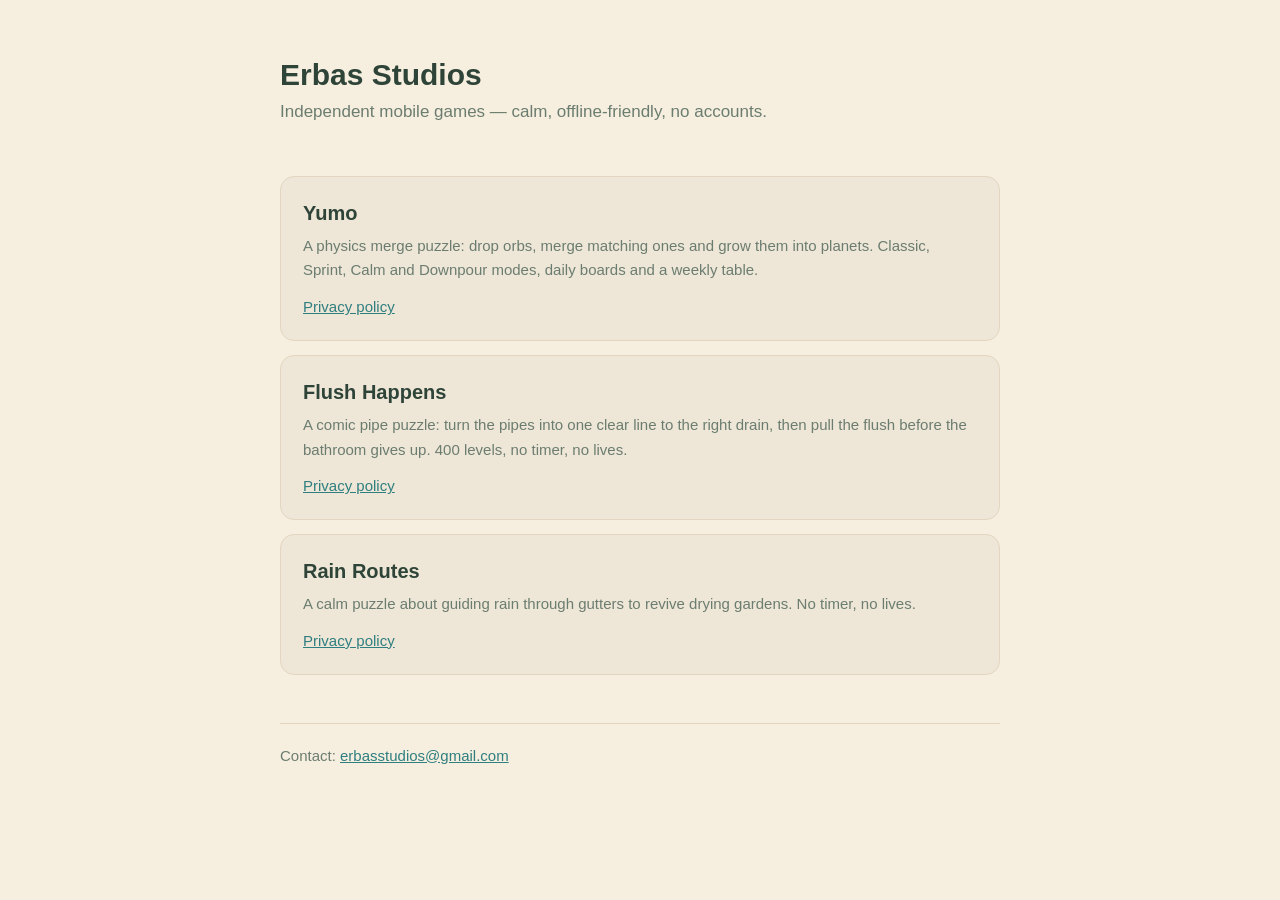
<file: index.html>
<!DOCTYPE html>
<!-- Studio landing page. AdMob and the app stores link here as the developer website.
     Add one .game card per title; each game keeps its own folder (/<game>/privacy.html). -->
<html lang="en">
<head>
<meta charset="utf-8">
<meta name="viewport" content="width=device-width, initial-scale=1">
<title>Erbas Studios</title>
<meta name="description" content="Erbas Studios is an independent studio making calm, offline-friendly mobile games.">
<link rel="stylesheet" href="/assets/site.css">
</head>
<body>
<main>

<header>
  <h1>Erbas Studios</h1>
  <p class="sub">Independent mobile games — calm, offline-friendly, no accounts.</p>
</header>

<section class="game">
  <h2>Yumo</h2>
  <p>A physics merge puzzle: drop orbs, merge matching ones and grow them into planets. Classic, Sprint, Calm and Downpour modes, daily boards and a weekly table.</p>
  <div class="links">
    <a href="/yumo/privacy.html">Privacy policy</a>
  </div>
</section>

<section class="game">
  <h2>Flush Happens</h2>
  <p>A comic pipe puzzle: turn the pipes into one clear line to the right drain, then pull the flush before the bathroom gives up. 400 levels, no timer, no lives.</p>
  <div class="links">
    <a href="/flushhappens/privacy.html">Privacy policy</a>
  </div>
</section>

<section class="game">
  <h2>Rain Routes</h2>
  <p>A calm puzzle about guiding rain through gutters to revive drying gardens. No timer, no lives.</p>
  <div class="links">
    <a href="/rainroutes/privacy.html">Privacy policy</a>
  </div>
</section>

<footer>
  Contact: <a href="mailto:erbasstudios@gmail.com">erbasstudios@gmail.com</a>
</footer>

</main>
</body>
</html>
</file>
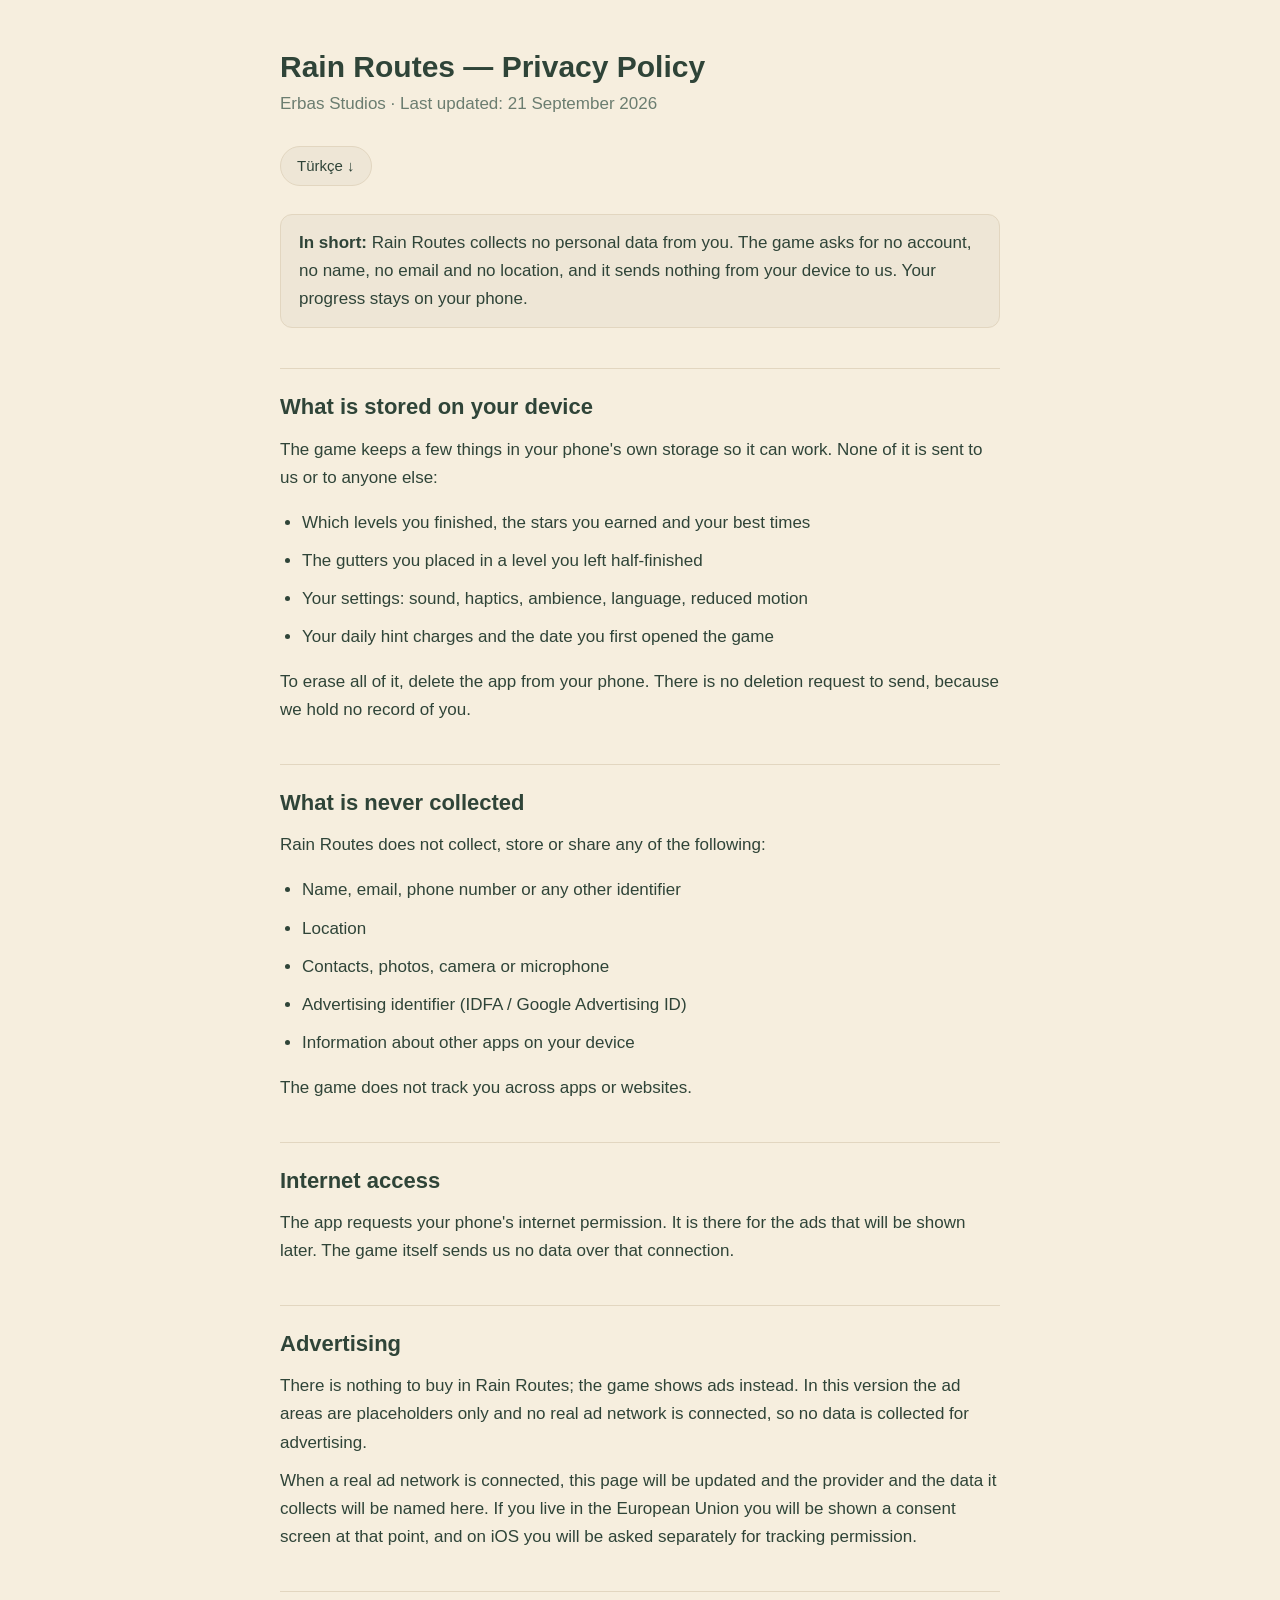
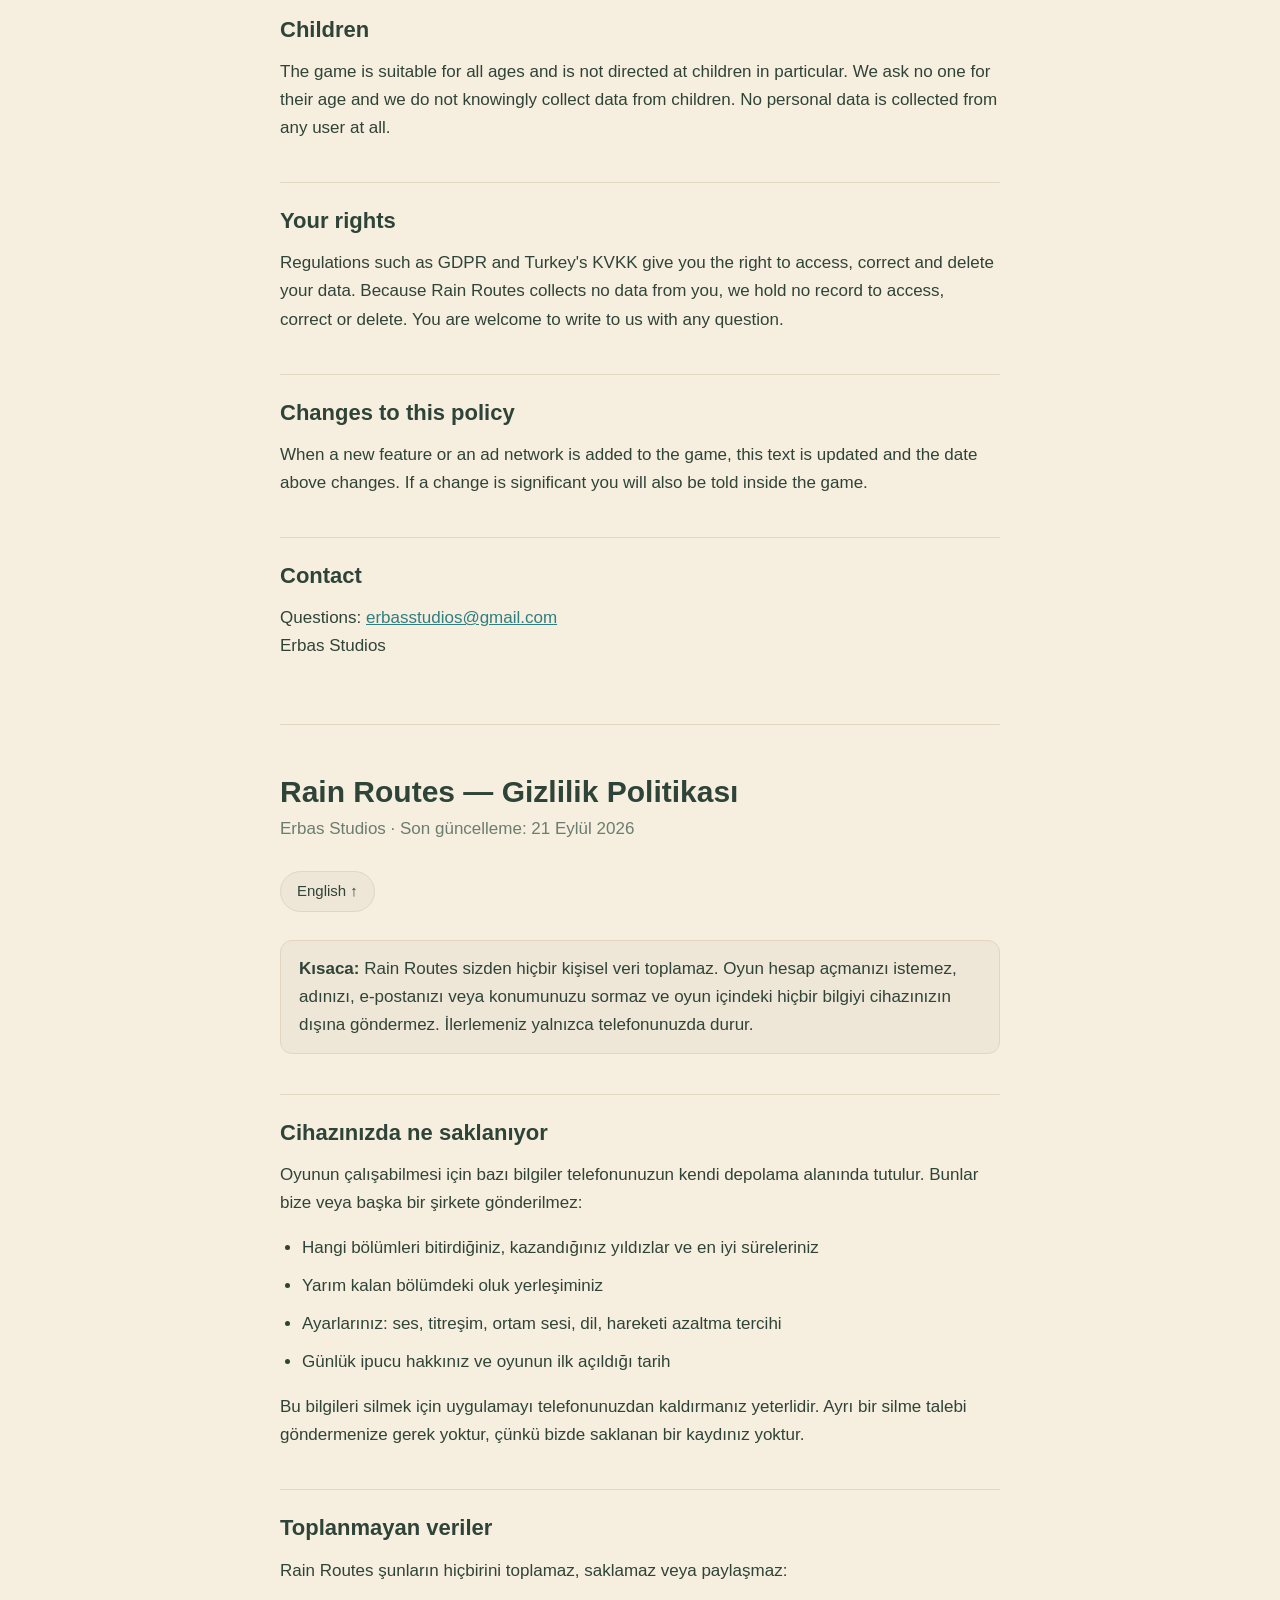
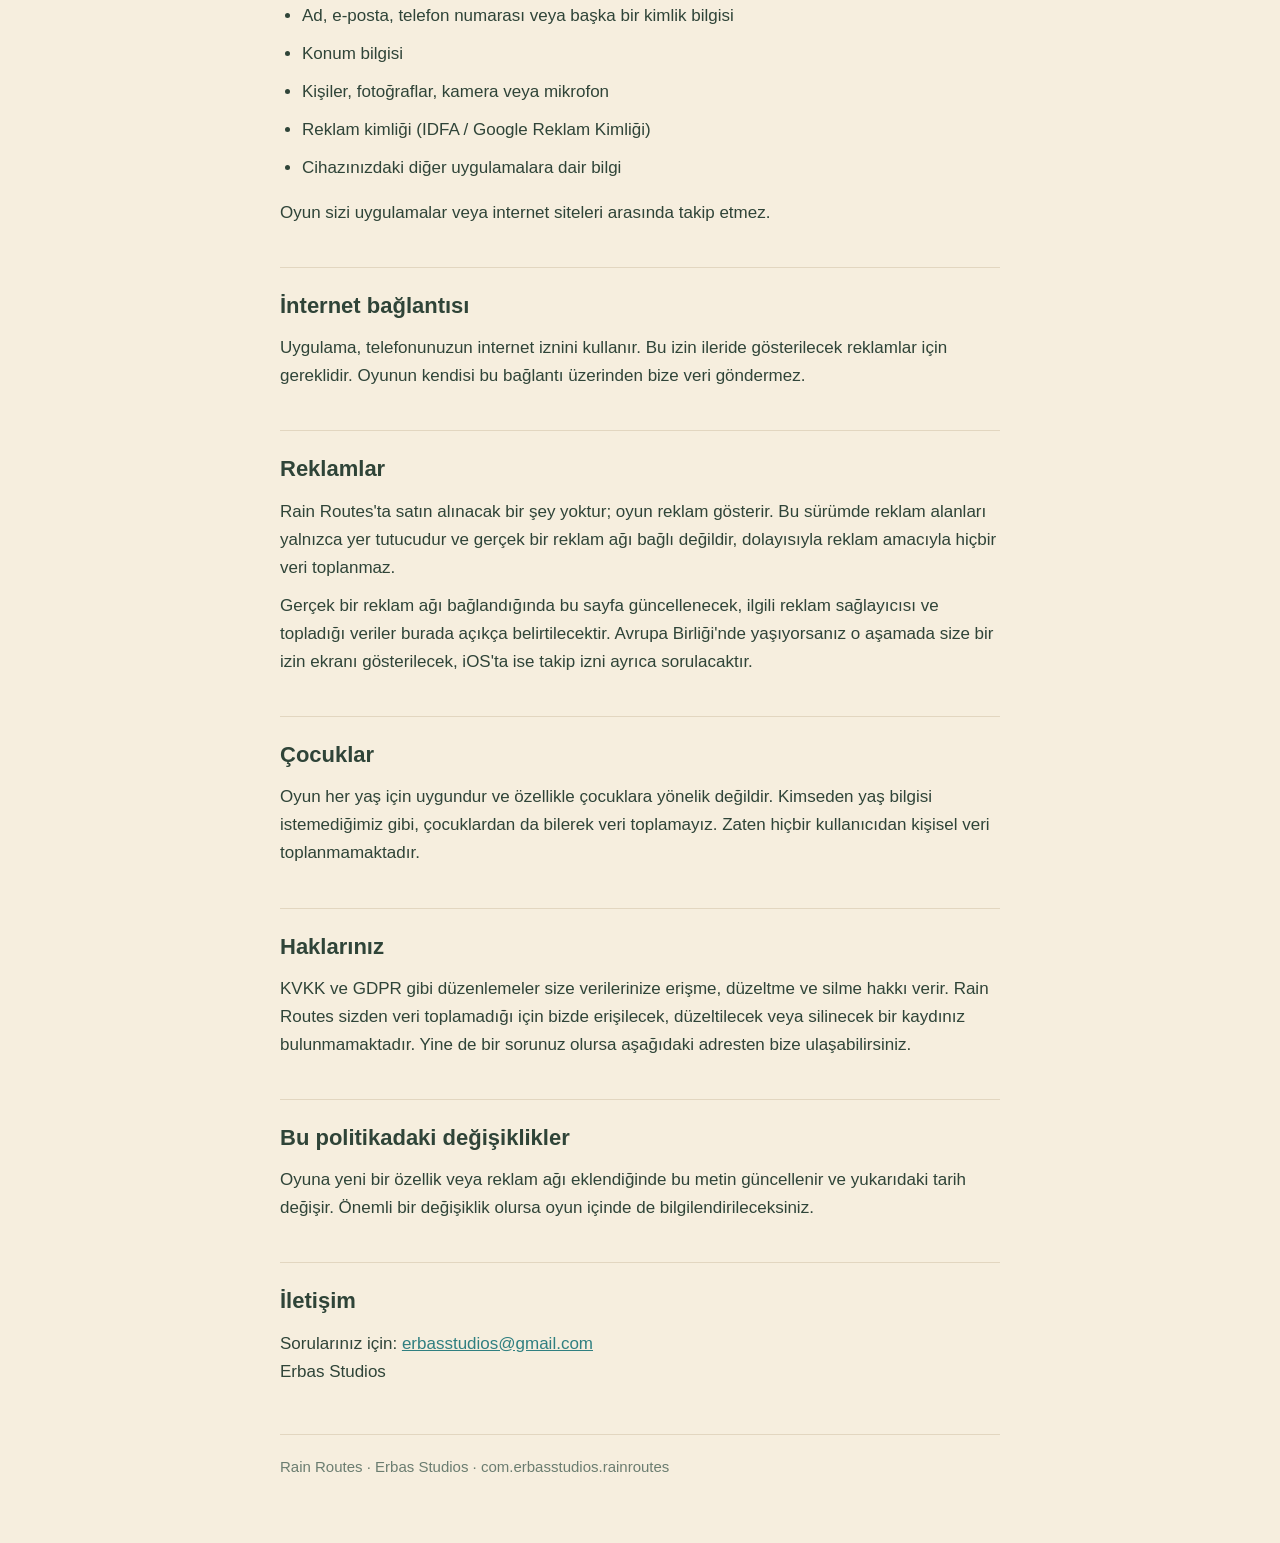
<file: privacy.html>
<!DOCTYPE html>
<!-- Rain Routes privacy policy. Published with GitHub Pages; the URL goes into Play Console and App Store
     Connect. Both languages live in one page so a single link works for every store listing.
     The text must keep matching what the game actually does (docs/PRIVACY.md holds the audit). -->
<html lang="en">
<head>
<meta charset="utf-8">
<meta name="viewport" content="width=device-width, initial-scale=1">
<title>Rain Routes — Gizlilik Politikası / Privacy Policy</title>
<style>
  :root {
    --cream: #f6eede;
    --ink: #2f4438;
    --soft: #eee6d6;
    --line: #e2d6c0;
    --muted: #6b7d70;
    --teal: #2f7f80;
  }
  * { box-sizing: border-box; }
  body {
    margin: 0;
    padding: 0 16px 64px;
    background: var(--cream);
    color: var(--ink);
    font: 17px/1.65 -apple-system, BlinkMacSystemFont, "Segoe UI", Roboto, Helvetica, Arial, sans-serif;
  }
  main { max-width: 720px; margin: 0 auto; }
  header { padding: 48px 0 8px; }
  h1 { font-size: 30px; line-height: 1.25; margin: 0 0 4px; }
  .sub { color: var(--muted); margin: 0 0 28px; }
  h2 { font-size: 22px; margin: 40px 0 10px; padding-top: 20px; border-top: 1px solid var(--line); }
  h3 { font-size: 18px; margin: 24px 0 6px; }
  p, li { margin: 10px 0; }
  ul { padding-left: 22px; }
  a { color: var(--teal); }
  .lang { display: flex; gap: 8px; margin: 24px 0 0; }
  .lang a {
    display: inline-block; padding: 7px 16px; border-radius: 999px;
    background: var(--soft); border: 1px solid var(--line);
    text-decoration: none; color: var(--ink); font-size: 15px;
  }
  .card {
    background: var(--soft); border: 1px solid var(--line);
    border-radius: 12px; padding: 4px 18px; margin: 20px 0;
  }
  footer { margin-top: 48px; padding-top: 20px; border-top: 1px solid var(--line); color: var(--muted); font-size: 15px; }
  @media (prefers-color-scheme: dark) {
    :root { --cream: #1b241e; --ink: #e8efe8; --soft: #232e26; --line: #35443a; --muted: #9bb0a2; --teal: #6fc0bf; }
  }
</style>
</head>
<body>
<main>

<header id="top">
  <h1>Rain Routes — Privacy Policy</h1>
  <p class="sub">Erbas Studios · Last updated: 21 September 2026</p>
  <div class="lang"><a href="#tr">Türkçe ↓</a></div>
</header>

<div class="card">
  <p><strong>In short:</strong> Rain Routes collects no personal data from you. The game asks for no account,
  no name, no email and no location, and it sends nothing from your device to us. Your progress stays on your
  phone.</p>
</div>

<h2>What is stored on your device</h2>
<p>The game keeps a few things in your phone's own storage so it can work. None of it is sent to us or to
anyone else:</p>
<ul>
  <li>Which levels you finished, the stars you earned and your best times</li>
  <li>The gutters you placed in a level you left half-finished</li>
  <li>Your settings: sound, haptics, ambience, language, reduced motion</li>
  <li>Your daily hint charges and the date you first opened the game</li>
</ul>
<p>To erase all of it, delete the app from your phone. There is no deletion request to send, because we hold
no record of you.</p>

<h2>What is never collected</h2>
<p>Rain Routes does not collect, store or share any of the following:</p>
<ul>
  <li>Name, email, phone number or any other identifier</li>
  <li>Location</li>
  <li>Contacts, photos, camera or microphone</li>
  <li>Advertising identifier (IDFA / Google Advertising ID)</li>
  <li>Information about other apps on your device</li>
</ul>
<p>The game does not track you across apps or websites.</p>

<h2>Internet access</h2>
<p>The app requests your phone's internet permission. It is there for the ads that will be shown later. The
game itself sends us no data over that connection.</p>

<h2>Advertising</h2>
<p>There is nothing to buy in Rain Routes; the game shows ads instead. In this version the ad areas are
placeholders only and no real ad network is connected, so no data is collected for advertising.</p>
<p>When a real ad network is connected, this page will be updated and the provider and the data it collects
will be named here. If you live in the European Union you will be shown a consent screen at that point, and on
iOS you will be asked separately for tracking permission.</p>

<h2>Children</h2>
<p>The game is suitable for all ages and is not directed at children in particular. We ask no one for their
age and we do not knowingly collect data from children. No personal data is collected from any user at all.</p>

<h2>Your rights</h2>
<p>Regulations such as GDPR and Turkey's KVKK give you the right to access, correct and delete your data.
Because Rain Routes collects no data from you, we hold no record to access, correct or delete. You are welcome
to write to us with any question.</p>

<h2>Changes to this policy</h2>
<p>When a new feature or an ad network is added to the game, this text is updated and the date above changes.
If a change is significant you will also be told inside the game.</p>

<h2>Contact</h2>
<p>Questions: <a href="mailto:erbasstudios@gmail.com">erbasstudios@gmail.com</a><br>
Erbas Studios</p>

<hr id="tr" style="margin:64px 0 0; border:0; border-top:1px solid var(--line)">

<header>
  <h1>Rain Routes — Gizlilik Politikası</h1>
  <p class="sub">Erbas Studios · Son güncelleme: 21 Eylül 2026</p>
  <div class="lang"><a href="#top">English ↑</a></div>
</header>

<div class="card">
  <p><strong>Kısaca:</strong> Rain Routes sizden hiçbir kişisel veri toplamaz. Oyun hesap açmanızı istemez,
  adınızı, e-postanızı veya konumunuzu sormaz ve oyun içindeki hiçbir bilgiyi cihazınızın dışına göndermez.
  İlerlemeniz yalnızca telefonunuzda durur.</p>
</div>

<h2>Cihazınızda ne saklanıyor</h2>
<p>Oyunun çalışabilmesi için bazı bilgiler telefonunuzun kendi depolama alanında tutulur. Bunlar bize veya
başka bir şirkete gönderilmez:</p>
<ul>
  <li>Hangi bölümleri bitirdiğiniz, kazandığınız yıldızlar ve en iyi süreleriniz</li>
  <li>Yarım kalan bölümdeki oluk yerleşiminiz</li>
  <li>Ayarlarınız: ses, titreşim, ortam sesi, dil, hareketi azaltma tercihi</li>
  <li>Günlük ipucu hakkınız ve oyunun ilk açıldığı tarih</li>
</ul>
<p>Bu bilgileri silmek için uygulamayı telefonunuzdan kaldırmanız yeterlidir. Ayrı bir silme talebi
göndermenize gerek yoktur, çünkü bizde saklanan bir kaydınız yoktur.</p>

<h2>Toplanmayan veriler</h2>
<p>Rain Routes şunların hiçbirini toplamaz, saklamaz veya paylaşmaz:</p>
<ul>
  <li>Ad, e-posta, telefon numarası veya başka bir kimlik bilgisi</li>
  <li>Konum bilgisi</li>
  <li>Kişiler, fotoğraflar, kamera veya mikrofon</li>
  <li>Reklam kimliği (IDFA / Google Reklam Kimliği)</li>
  <li>Cihazınızdaki diğer uygulamalara dair bilgi</li>
</ul>
<p>Oyun sizi uygulamalar veya internet siteleri arasında takip etmez.</p>

<h2>İnternet bağlantısı</h2>
<p>Uygulama, telefonunuzun internet iznini kullanır. Bu izin ileride gösterilecek reklamlar için gereklidir.
Oyunun kendisi bu bağlantı üzerinden bize veri göndermez.</p>

<h2>Reklamlar</h2>
<p>Rain Routes'ta satın alınacak bir şey yoktur; oyun reklam gösterir. Bu sürümde reklam alanları yalnızca
yer tutucudur ve gerçek bir reklam ağı bağlı değildir, dolayısıyla reklam amacıyla hiçbir veri toplanmaz.</p>
<p>Gerçek bir reklam ağı bağlandığında bu sayfa güncellenecek, ilgili reklam sağlayıcısı ve topladığı veriler
burada açıkça belirtilecektir. Avrupa Birliği'nde yaşıyorsanız o aşamada size bir izin ekranı gösterilecek,
iOS'ta ise takip izni ayrıca sorulacaktır.</p>

<h2>Çocuklar</h2>
<p>Oyun her yaş için uygundur ve özellikle çocuklara yönelik değildir. Kimseden yaş bilgisi istemediğimiz
gibi, çocuklardan da bilerek veri toplamayız. Zaten hiçbir kullanıcıdan kişisel veri toplanmamaktadır.</p>

<h2>Haklarınız</h2>
<p>KVKK ve GDPR gibi düzenlemeler size verilerinize erişme, düzeltme ve silme hakkı verir. Rain Routes sizden
veri toplamadığı için bizde erişilecek, düzeltilecek veya silinecek bir kaydınız bulunmamaktadır. Yine de bir
sorunuz olursa aşağıdaki adresten bize ulaşabilirsiniz.</p>

<h2>Bu politikadaki değişiklikler</h2>
<p>Oyuna yeni bir özellik veya reklam ağı eklendiğinde bu metin güncellenir ve yukarıdaki tarih değişir.
Önemli bir değişiklik olursa oyun içinde de bilgilendirileceksiniz.</p>

<h2>İletişim</h2>
<p>Sorularınız için: <a href="mailto:erbasstudios@gmail.com">erbasstudios@gmail.com</a><br>
Erbas Studios</p>

<footer>
  Rain Routes · Erbas Studios · com.erbasstudios.rainroutes
</footer>

</main>
</body>
</html>
</file>
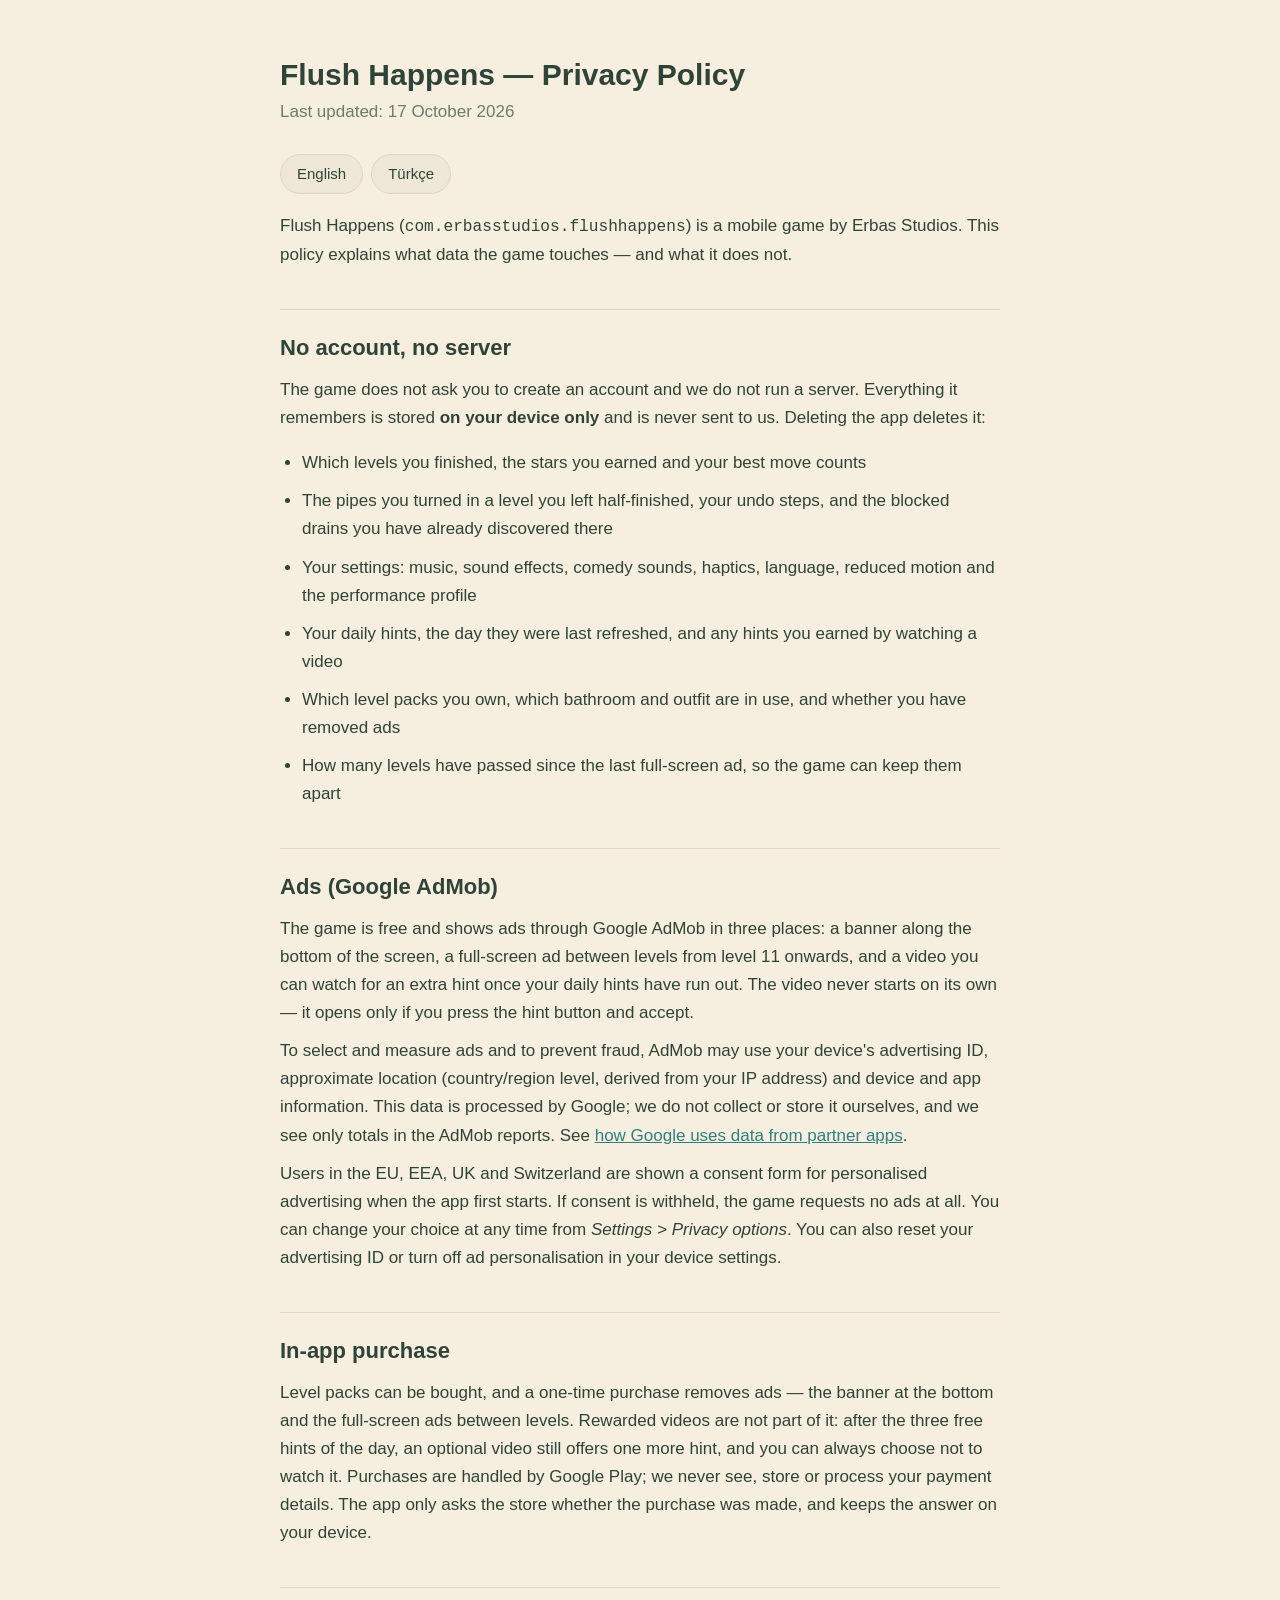
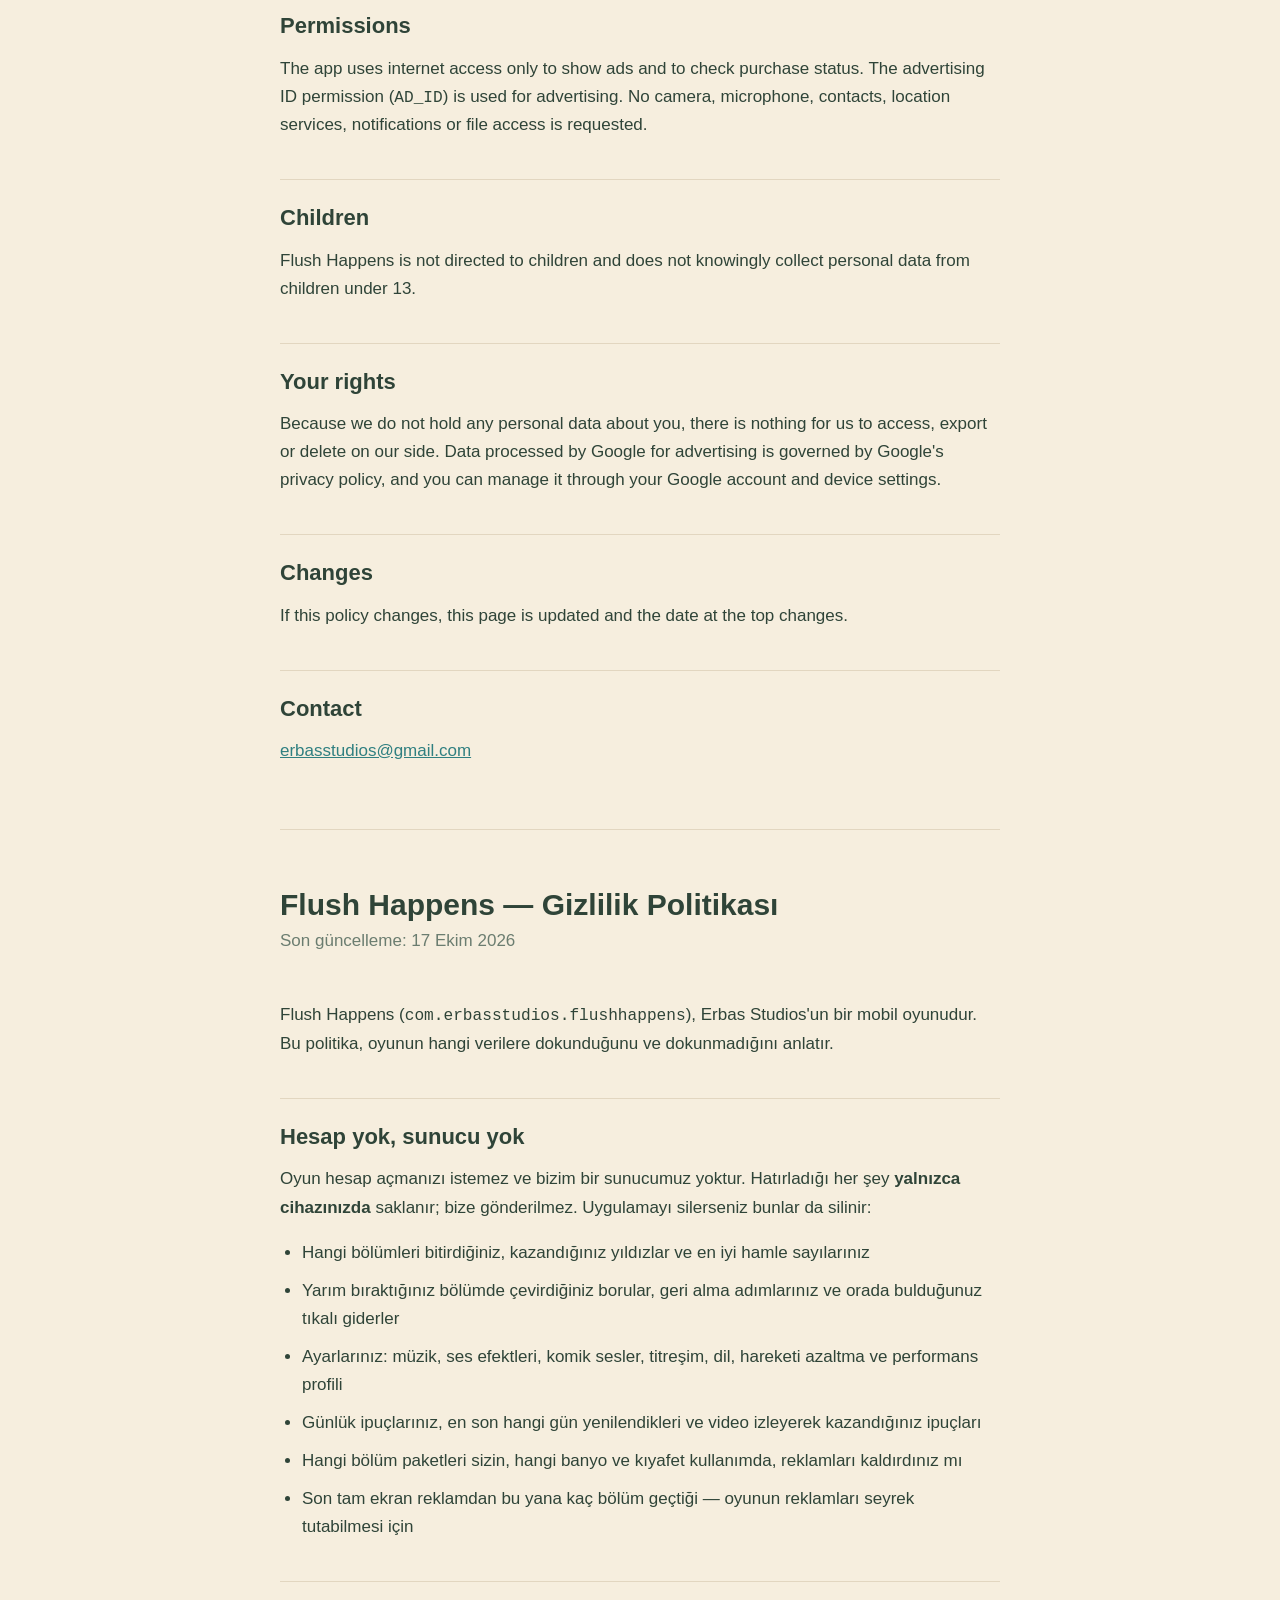
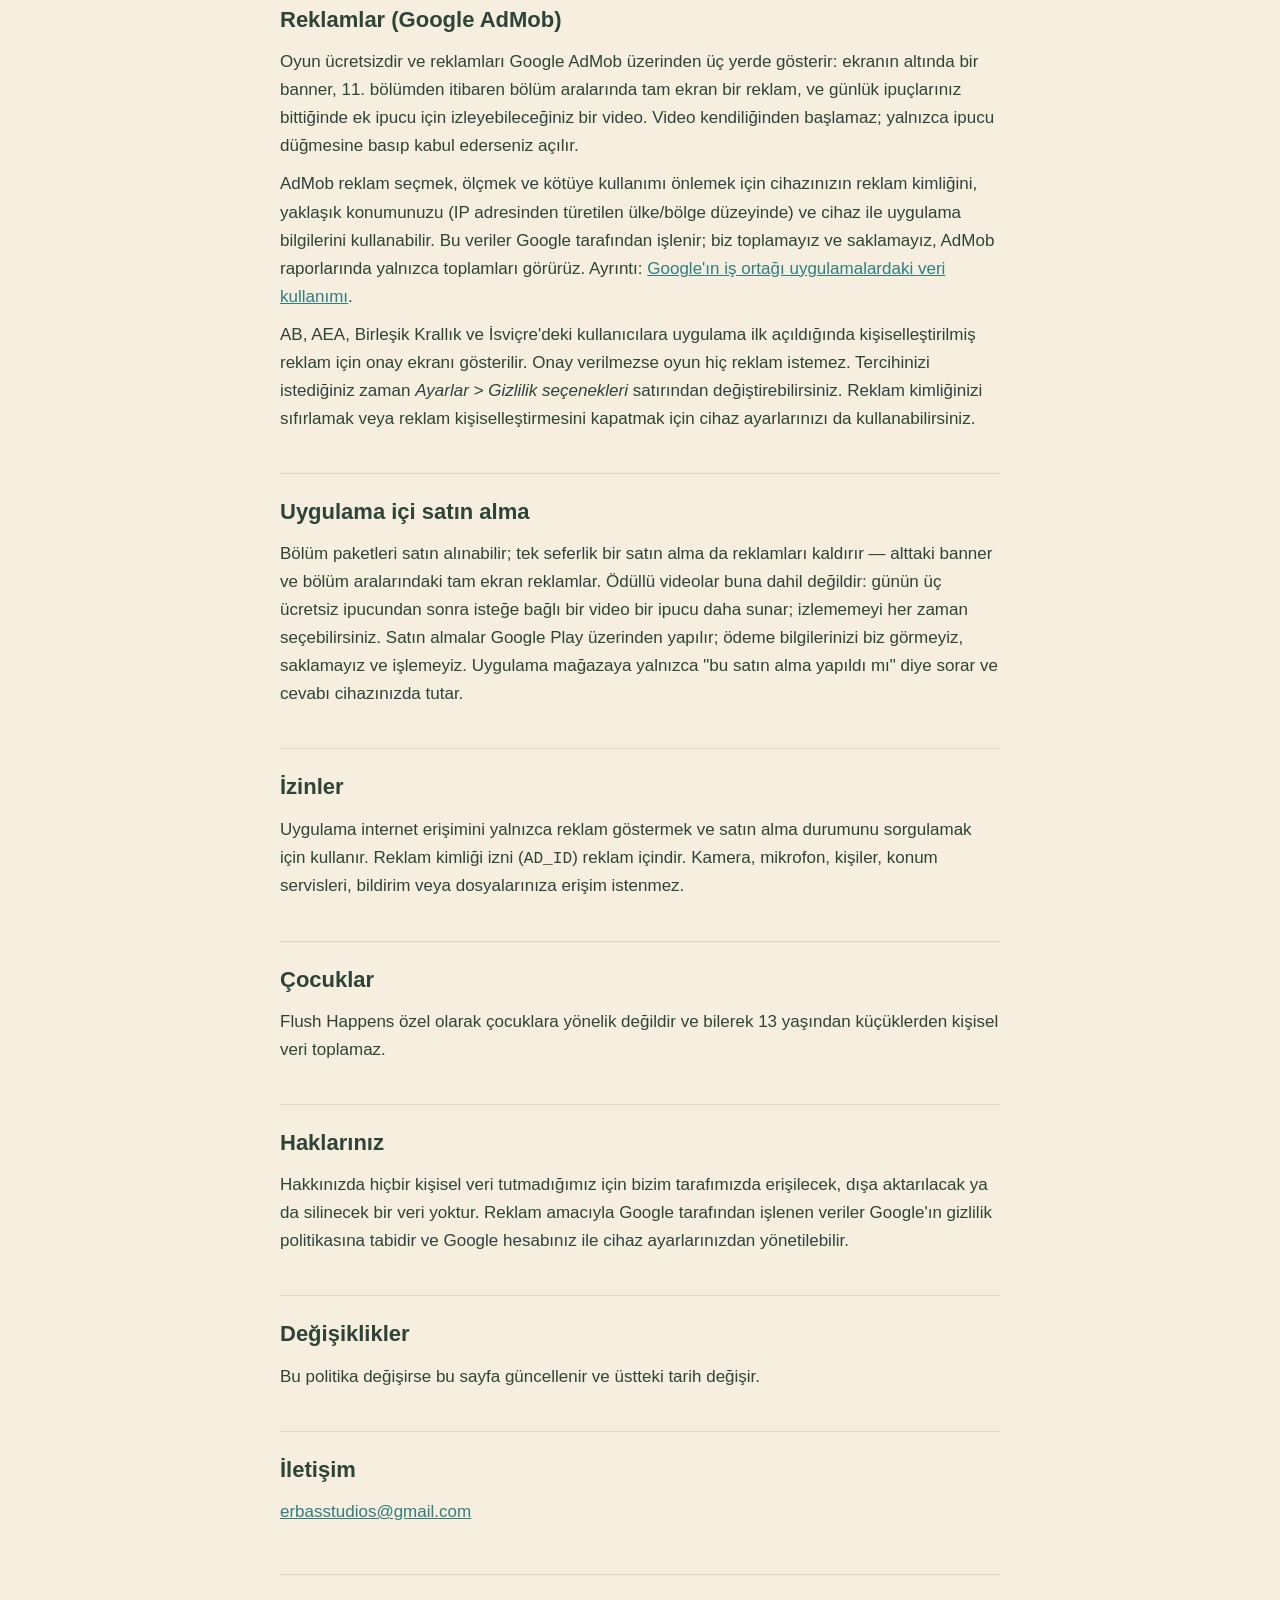
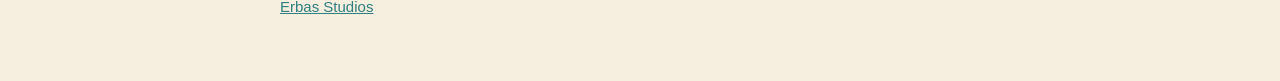
<file: flushhappens/privacy.html>
<!DOCTYPE html>
<!-- Flush Happens privacy policy. This URL goes into Play Console and into the AdMob consent message
     (and App Store Connect when iOS ships). English first, Turkish below (#tr) so one link serves every
     store listing. Keep it matching what the app actually does — source of truth: the fields in
     Scripts/Application/SaveData.cs and the ad units in Scripts/Infrastructure/AdIds.cs. -->
<html lang="en">
<head>
<meta charset="utf-8">
<meta name="viewport" content="width=device-width, initial-scale=1">
<title>Flush Happens — Privacy Policy</title>
<meta name="description" content="Privacy policy for Flush Happens, a mobile pipe puzzle game by Erbas Studios.">
<link rel="canonical" href="https://erbasstudios.github.io/flushhappens/privacy.html">
<link rel="stylesheet" href="/assets/site.css">
</head>
<body>
<main>

<header>
  <h1>Flush Happens — Privacy Policy</h1>
  <p class="sub">Last updated: 17 October 2026</p>
  <nav class="lang"><a href="#en">English</a><a href="#tr">Türkçe</a></nav>
</header>

<article id="en" lang="en">
<p>Flush Happens (<code>com.erbasstudios.flushhappens</code>) is a mobile game by Erbas Studios. This policy
explains what data the game touches — and what it does not.</p>

<h2>No account, no server</h2>
<p>The game does not ask you to create an account and we do not run a server. Everything it remembers is
stored <strong>on your device only</strong> and is never sent to us. Deleting the app deletes it:</p>
<ul>
  <li>Which levels you finished, the stars you earned and your best move counts</li>
  <li>The pipes you turned in a level you left half-finished, your undo steps, and the blocked drains you
  have already discovered there</li>
  <li>Your settings: music, sound effects, comedy sounds, haptics, language, reduced motion and the
  performance profile</li>
  <li>Your daily hints, the day they were last refreshed, and any hints you earned by watching a video</li>
  <li>Which level packs you own, which bathroom and outfit are in use, and whether you have removed ads</li>
  <li>How many levels have passed since the last full-screen ad, so the game can keep them apart</li>
</ul>

<h2>Ads (Google AdMob)</h2>
<p>The game is free and shows ads through Google AdMob in three places: a banner along the bottom of the
screen, a full-screen ad between levels from level 11 onwards, and a video you can watch for an extra hint
once your daily hints have run out. The video never starts on its own — it opens only if you press the hint
button and accept.</p>
<p>To select and measure ads and to prevent fraud, AdMob may use your device's advertising ID, approximate
location (country/region level, derived from your IP address) and device and app information. This data is
processed by Google; we do not collect or store it ourselves, and we see only totals in the AdMob reports.
See <a href="https://policies.google.com/technologies/partner-sites">how Google uses data from partner
apps</a>.</p>
<p>Users in the EU, EEA, UK and Switzerland are shown a consent form for personalised advertising when the
app first starts. If consent is withheld, the game requests no ads at all. You can change your choice at any
time from <em>Settings &gt; Privacy options</em>. You can also reset your advertising ID or turn off ad
personalisation in your device settings.</p>

<h2>In-app purchase</h2>
<p>Level packs can be bought, and a one-time purchase removes ads — the banner at the bottom and the
full-screen ads between levels. Rewarded videos are not part of it: after the three free hints of the day, an
optional video still offers one more hint, and you can always choose not to watch it. Purchases are handled by Google Play; we never
see, store or process your payment details. The app only asks the store whether the purchase was made, and
keeps the answer on your device.</p>

<h2>Permissions</h2>
<p>The app uses internet access only to show ads and to check purchase status. The advertising ID permission
(<code>AD_ID</code>) is used for advertising. No camera, microphone, contacts, location services, notifications
or file access is requested.</p>

<h2>Children</h2>
<p>Flush Happens is not directed to children and does not knowingly collect personal data from children
under 13.</p>

<h2>Your rights</h2>
<p>Because we do not hold any personal data about you, there is nothing for us to access, export or delete on
our side. Data processed by Google for advertising is governed by Google's privacy policy, and you can manage
it through your Google account and device settings.</p>

<h2>Changes</h2>
<p>If this policy changes, this page is updated and the date at the top changes.</p>

<h2>Contact</h2>
<p><a href="mailto:erbasstudios@gmail.com">erbasstudios@gmail.com</a></p>
</article>

<hr id="tr" class="lang-divider">

<article lang="tr">
<header><h1>Flush Happens — Gizlilik Politikası</h1>
<p class="sub">Son güncelleme: 17 Ekim 2026</p></header>

<p>Flush Happens (<code>com.erbasstudios.flushhappens</code>), Erbas Studios'un bir mobil oyunudur. Bu
politika, oyunun hangi verilere dokunduğunu ve dokunmadığını anlatır.</p>

<h2>Hesap yok, sunucu yok</h2>
<p>Oyun hesap açmanızı istemez ve bizim bir sunucumuz yoktur. Hatırladığı her şey <strong>yalnızca
cihazınızda</strong> saklanır; bize gönderilmez. Uygulamayı silerseniz bunlar da silinir:</p>
<ul>
  <li>Hangi bölümleri bitirdiğiniz, kazandığınız yıldızlar ve en iyi hamle sayılarınız</li>
  <li>Yarım bıraktığınız bölümde çevirdiğiniz borular, geri alma adımlarınız ve orada bulduğunuz tıkalı
  giderler</li>
  <li>Ayarlarınız: müzik, ses efektleri, komik sesler, titreşim, dil, hareketi azaltma ve performans
  profili</li>
  <li>Günlük ipuçlarınız, en son hangi gün yenilendikleri ve video izleyerek kazandığınız ipuçları</li>
  <li>Hangi bölüm paketleri sizin, hangi banyo ve kıyafet kullanımda, reklamları kaldırdınız mı</li>
  <li>Son tam ekran reklamdan bu yana kaç bölüm geçtiği — oyunun reklamları seyrek tutabilmesi için</li>
</ul>

<h2>Reklamlar (Google AdMob)</h2>
<p>Oyun ücretsizdir ve reklamları Google AdMob üzerinden üç yerde gösterir: ekranın altında bir banner,
11. bölümden itibaren bölüm aralarında tam ekran bir reklam, ve günlük ipuçlarınız bittiğinde ek ipucu için
izleyebileceğiniz bir video. Video kendiliğinden başlamaz; yalnızca ipucu düğmesine basıp kabul ederseniz
açılır.</p>
<p>AdMob reklam seçmek, ölçmek ve kötüye kullanımı önlemek için cihazınızın reklam kimliğini, yaklaşık
konumunuzu (IP adresinden türetilen ülke/bölge düzeyinde) ve cihaz ile uygulama bilgilerini kullanabilir.
Bu veriler Google tarafından işlenir; biz toplamayız ve saklamayız, AdMob raporlarında yalnızca toplamları
görürüz. Ayrıntı:
<a href="https://policies.google.com/technologies/partner-sites">Google'ın iş ortağı uygulamalardaki veri
kullanımı</a>.</p>
<p>AB, AEA, Birleşik Krallık ve İsviçre'deki kullanıcılara uygulama ilk açıldığında kişiselleştirilmiş
reklam için onay ekranı gösterilir. Onay verilmezse oyun hiç reklam istemez. Tercihinizi istediğiniz zaman
<em>Ayarlar &gt; Gizlilik seçenekleri</em> satırından değiştirebilirsiniz. Reklam kimliğinizi sıfırlamak veya
reklam kişiselleştirmesini kapatmak için cihaz ayarlarınızı da kullanabilirsiniz.</p>

<h2>Uygulama içi satın alma</h2>
<p>Bölüm paketleri satın alınabilir; tek seferlik bir satın alma da reklamları kaldırır — alttaki banner ve
bölüm aralarındaki tam ekran reklamlar. Ödüllü videolar buna dahil değildir: günün üç ücretsiz ipucundan sonra
isteğe bağlı bir video bir ipucu daha sunar; izlememeyi her zaman seçebilirsiniz. Satın almalar Google Play üzerinden yapılır;
ödeme bilgilerinizi biz görmeyiz, saklamayız ve işlemeyiz. Uygulama mağazaya yalnızca "bu satın alma yapıldı
mı" diye sorar ve cevabı cihazınızda tutar.</p>

<h2>İzinler</h2>
<p>Uygulama internet erişimini yalnızca reklam göstermek ve satın alma durumunu sorgulamak için kullanır.
Reklam kimliği izni (<code>AD_ID</code>) reklam içindir. Kamera, mikrofon, kişiler, konum servisleri,
bildirim veya dosyalarınıza erişim istenmez.</p>

<h2>Çocuklar</h2>
<p>Flush Happens özel olarak çocuklara yönelik değildir ve bilerek 13 yaşından küçüklerden kişisel veri
toplamaz.</p>

<h2>Haklarınız</h2>
<p>Hakkınızda hiçbir kişisel veri tutmadığımız için bizim tarafımızda erişilecek, dışa aktarılacak ya da
silinecek bir veri yoktur. Reklam amacıyla Google tarafından işlenen veriler Google'ın gizlilik politikasına
tabidir ve Google hesabınız ile cihaz ayarlarınızdan yönetilebilir.</p>

<h2>Değişiklikler</h2>
<p>Bu politika değişirse bu sayfa güncellenir ve üstteki tarih değişir.</p>

<h2>İletişim</h2>
<p><a href="mailto:erbasstudios@gmail.com">erbasstudios@gmail.com</a></p>
</article>

<footer><a href="/">Erbas Studios</a></footer>

</main>
</body>
</html>
</file>
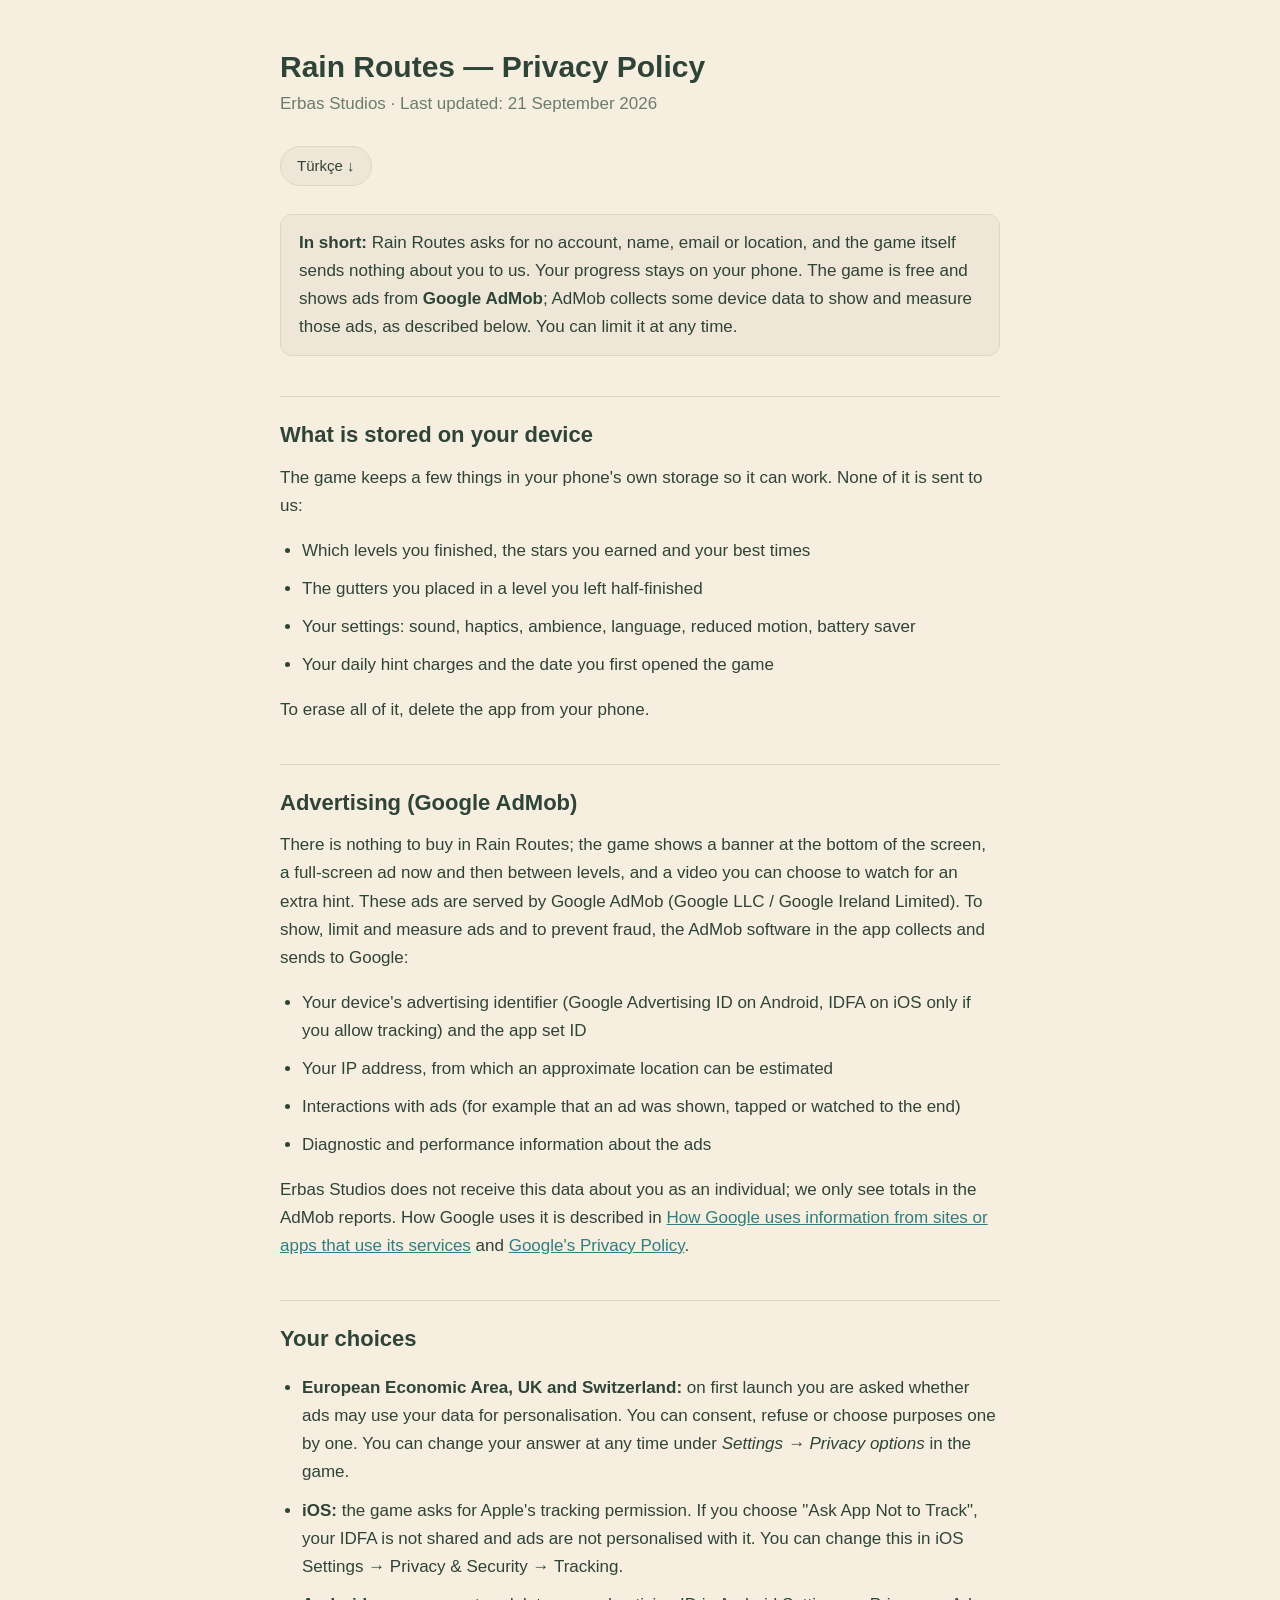
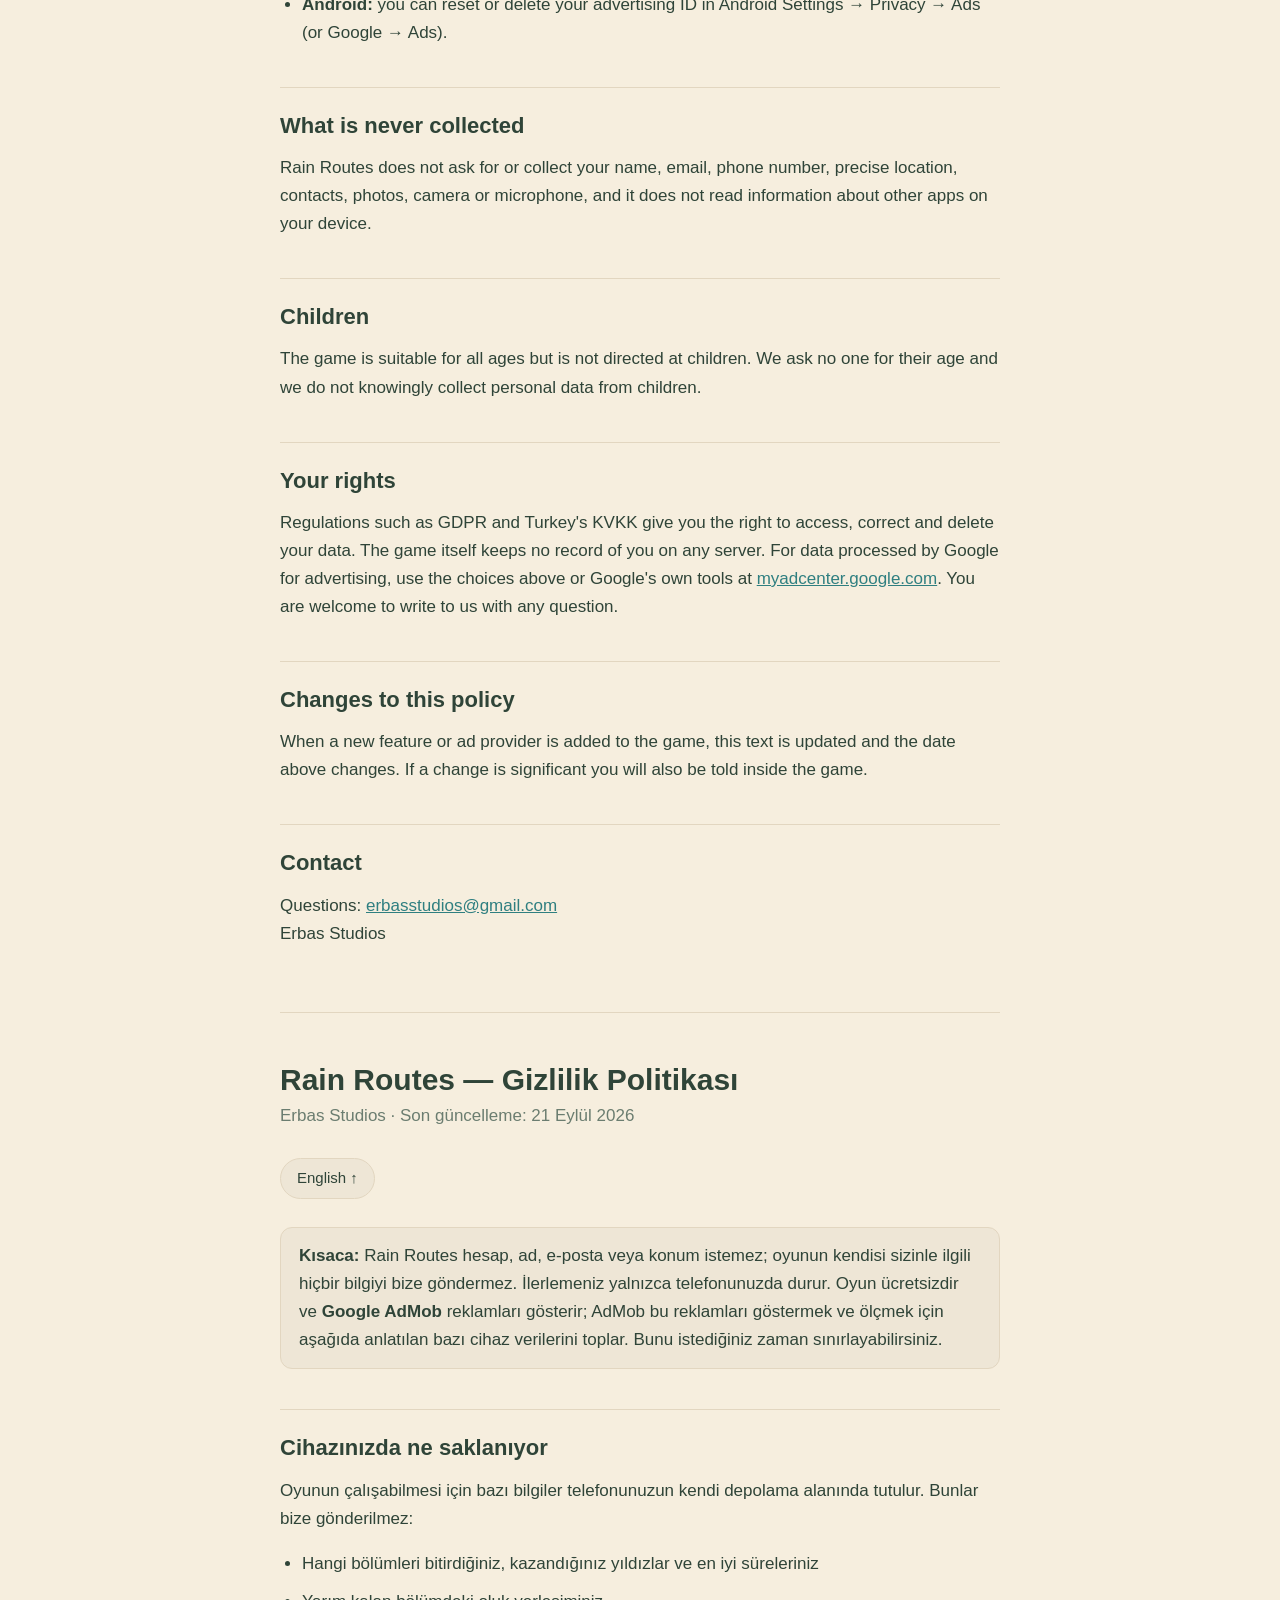
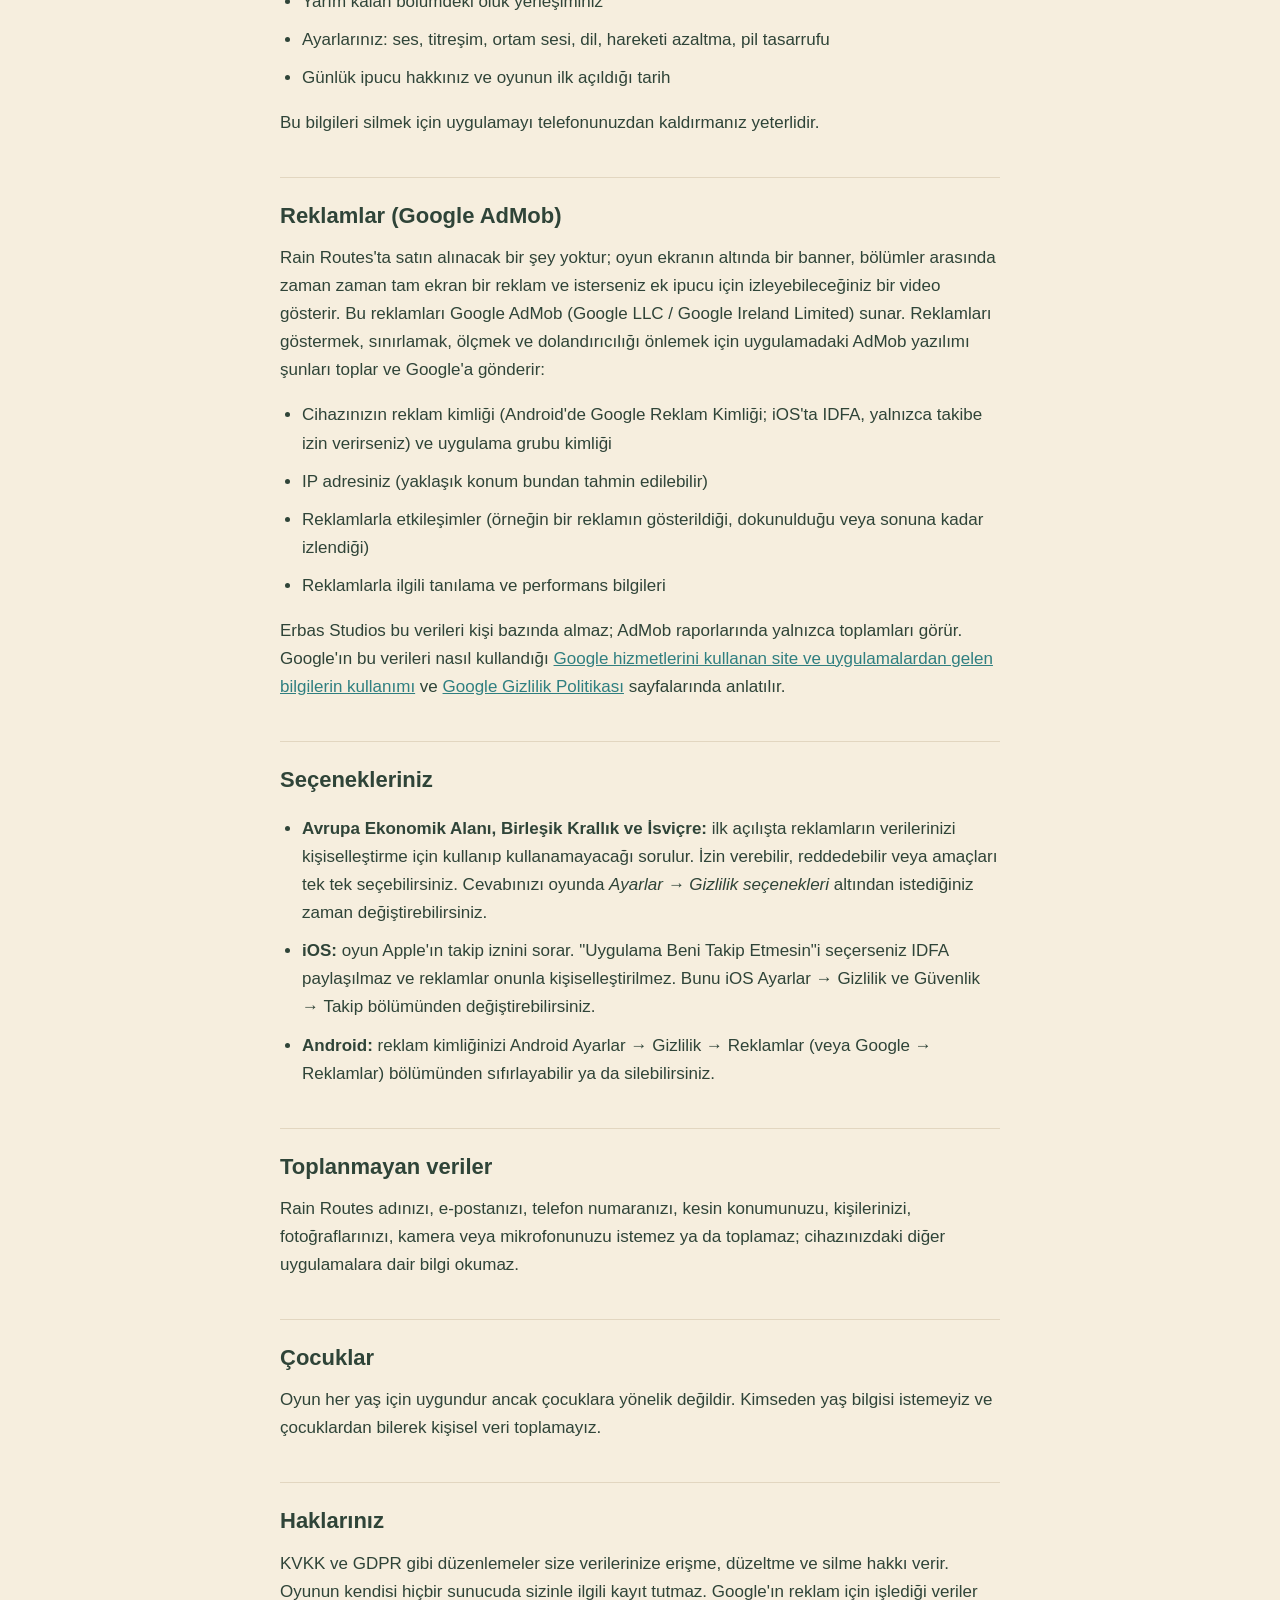
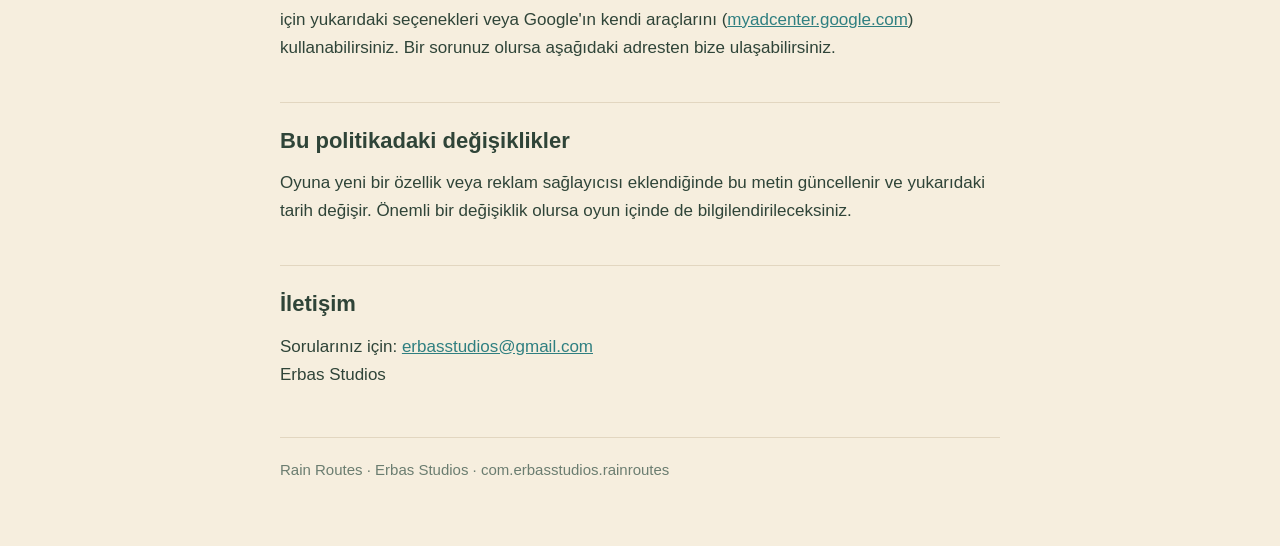
<file: rainroutes/privacy.html>
<!DOCTYPE html>
<!-- Rain Routes privacy policy. Published with GitHub Pages; the URL goes into Play Console and App Store
     Connect. Both languages live in one page so a single link works for every store listing.
     The text must keep matching what the game actually does (docs/PRIVACY.md holds the audit). -->
<html lang="en">
<head>
<meta charset="utf-8">
<meta name="viewport" content="width=device-width, initial-scale=1">
<title>Rain Routes — Privacy Policy / Gizlilik Politikası</title>
<meta name="description" content="Rain Routes privacy policy: what stays on your device and what Google AdMob collects for ads. English and Turkish.">
<style>
  :root {
    --cream: #f6eede;
    --ink: #2f4438;
    --soft: #eee6d6;
    --line: #e2d6c0;
    --muted: #6b7d70;
    --teal: #2f7f80;
  }
  * { box-sizing: border-box; }
  body {
    margin: 0;
    padding: 0 16px 64px;
    background: var(--cream);
    color: var(--ink);
    font: 17px/1.65 -apple-system, BlinkMacSystemFont, "Segoe UI", Roboto, Helvetica, Arial, sans-serif;
  }
  main { max-width: 720px; margin: 0 auto; }
  header { padding: 48px 0 8px; }
  h1 { font-size: 30px; line-height: 1.25; margin: 0 0 4px; }
  .sub { color: var(--muted); margin: 0 0 28px; }
  h2 { font-size: 22px; margin: 40px 0 10px; padding-top: 20px; border-top: 1px solid var(--line); }
  h3 { font-size: 18px; margin: 24px 0 6px; }
  p, li { margin: 10px 0; }
  ul { padding-left: 22px; }
  a { color: var(--teal); }
  .lang { display: flex; gap: 8px; margin: 24px 0 0; }
  .lang a {
    display: inline-block; padding: 7px 16px; border-radius: 999px;
    background: var(--soft); border: 1px solid var(--line);
    text-decoration: none; color: var(--ink); font-size: 15px;
  }
  .card {
    background: var(--soft); border: 1px solid var(--line);
    border-radius: 12px; padding: 4px 18px; margin: 20px 0;
  }
  footer { margin-top: 48px; padding-top: 20px; border-top: 1px solid var(--line); color: var(--muted); font-size: 15px; }
  @media (prefers-color-scheme: dark) {
    :root { --cream: #1b241e; --ink: #e8efe8; --soft: #232e26; --line: #35443a; --muted: #9bb0a2; --teal: #6fc0bf; }
  }
</style>
</head>
<body>
<main>

<header id="top">
  <h1>Rain Routes — Privacy Policy</h1>
  <p class="sub">Erbas Studios · Last updated: 21 September 2026</p>
  <div class="lang"><a href="#tr">Türkçe ↓</a></div>
</header>

<div class="card">
  <p><strong>In short:</strong> Rain Routes asks for no account, name, email or location, and the game itself
  sends nothing about you to us. Your progress stays on your phone. The game is free and shows ads from
  <strong>Google AdMob</strong>; AdMob collects some device data to show and measure those ads, as described
  below. You can limit it at any time.</p>
</div>

<h2>What is stored on your device</h2>
<p>The game keeps a few things in your phone's own storage so it can work. None of it is sent to us:</p>
<ul>
  <li>Which levels you finished, the stars you earned and your best times</li>
  <li>The gutters you placed in a level you left half-finished</li>
  <li>Your settings: sound, haptics, ambience, language, reduced motion, battery saver</li>
  <li>Your daily hint charges and the date you first opened the game</li>
</ul>
<p>To erase all of it, delete the app from your phone.</p>

<h2>Advertising (Google AdMob)</h2>
<p>There is nothing to buy in Rain Routes; the game shows a banner at the bottom of the screen, a full-screen
ad now and then between levels, and a video you can choose to watch for an extra hint. These ads are served by
Google AdMob (Google LLC / Google Ireland Limited). To show, limit and measure ads and to prevent fraud, the
AdMob software in the app collects and sends to Google:</p>
<ul>
  <li>Your device's advertising identifier (Google Advertising ID on Android, IDFA on iOS only if you allow
  tracking) and the app set ID</li>
  <li>Your IP address, from which an approximate location can be estimated</li>
  <li>Interactions with ads (for example that an ad was shown, tapped or watched to the end)</li>
  <li>Diagnostic and performance information about the ads</li>
</ul>
<p>Erbas Studios does not receive this data about you as an individual; we only see totals in the AdMob
reports. How Google uses it is described in
<a href="https://policies.google.com/technologies/partner-sites">How Google uses information from sites or apps that use its services</a>
and <a href="https://policies.google.com/privacy">Google's Privacy Policy</a>.</p>

<h2>Your choices</h2>
<ul>
  <li><strong>European Economic Area, UK and Switzerland:</strong> on first launch you are asked whether ads may
  use your data for personalisation. You can consent, refuse or choose purposes one by one. You can change
  your answer at any time under <em>Settings → Privacy options</em> in the game.</li>
  <li><strong>iOS:</strong> the game asks for Apple's tracking permission. If you choose "Ask App Not to Track",
  your IDFA is not shared and ads are not personalised with it. You can change this in iOS Settings →
  Privacy &amp; Security → Tracking.</li>
  <li><strong>Android:</strong> you can reset or delete your advertising ID in Android Settings → Privacy →
  Ads (or Google → Ads).</li>
</ul>

<h2>What is never collected</h2>
<p>Rain Routes does not ask for or collect your name, email, phone number, precise location, contacts, photos,
camera or microphone, and it does not read information about other apps on your device.</p>

<h2>Children</h2>
<p>The game is suitable for all ages but is not directed at children. We ask no one for their age and we do
not knowingly collect personal data from children.</p>

<h2>Your rights</h2>
<p>Regulations such as GDPR and Turkey's KVKK give you the right to access, correct and delete your data. The
game itself keeps no record of you on any server. For data processed by Google for advertising, use the
choices above or Google's own tools at <a href="https://myadcenter.google.com">myadcenter.google.com</a>.
You are welcome to write to us with any question.</p>

<h2>Changes to this policy</h2>
<p>When a new feature or ad provider is added to the game, this text is updated and the date above changes.
If a change is significant you will also be told inside the game.</p>

<h2>Contact</h2>
<p>Questions: <a href="mailto:erbasstudios@gmail.com">erbasstudios@gmail.com</a><br>
Erbas Studios</p>

<hr id="tr" style="margin:64px 0 0; border:0; border-top:1px solid var(--line)">

<header>
  <h1>Rain Routes — Gizlilik Politikası</h1>
  <p class="sub">Erbas Studios · Son güncelleme: 21 Eylül 2026</p>
  <div class="lang"><a href="#top">English ↑</a></div>
</header>

<div class="card">
  <p><strong>Kısaca:</strong> Rain Routes hesap, ad, e-posta veya konum istemez; oyunun kendisi sizinle ilgili
  hiçbir bilgiyi bize göndermez. İlerlemeniz yalnızca telefonunuzda durur. Oyun ücretsizdir ve
  <strong>Google AdMob</strong> reklamları gösterir; AdMob bu reklamları göstermek ve ölçmek için aşağıda
  anlatılan bazı cihaz verilerini toplar. Bunu istediğiniz zaman sınırlayabilirsiniz.</p>
</div>

<h2>Cihazınızda ne saklanıyor</h2>
<p>Oyunun çalışabilmesi için bazı bilgiler telefonunuzun kendi depolama alanında tutulur. Bunlar bize
gönderilmez:</p>
<ul>
  <li>Hangi bölümleri bitirdiğiniz, kazandığınız yıldızlar ve en iyi süreleriniz</li>
  <li>Yarım kalan bölümdeki oluk yerleşiminiz</li>
  <li>Ayarlarınız: ses, titreşim, ortam sesi, dil, hareketi azaltma, pil tasarrufu</li>
  <li>Günlük ipucu hakkınız ve oyunun ilk açıldığı tarih</li>
</ul>
<p>Bu bilgileri silmek için uygulamayı telefonunuzdan kaldırmanız yeterlidir.</p>

<h2>Reklamlar (Google AdMob)</h2>
<p>Rain Routes'ta satın alınacak bir şey yoktur; oyun ekranın altında bir banner, bölümler arasında zaman
zaman tam ekran bir reklam ve isterseniz ek ipucu için izleyebileceğiniz bir video gösterir. Bu reklamları
Google AdMob (Google LLC / Google Ireland Limited) sunar. Reklamları göstermek, sınırlamak, ölçmek ve
dolandırıcılığı önlemek için uygulamadaki AdMob yazılımı şunları toplar ve Google'a gönderir:</p>
<ul>
  <li>Cihazınızın reklam kimliği (Android'de Google Reklam Kimliği; iOS'ta IDFA, yalnızca takibe izin
  verirseniz) ve uygulama grubu kimliği</li>
  <li>IP adresiniz (yaklaşık konum bundan tahmin edilebilir)</li>
  <li>Reklamlarla etkileşimler (örneğin bir reklamın gösterildiği, dokunulduğu veya sonuna kadar izlendiği)</li>
  <li>Reklamlarla ilgili tanılama ve performans bilgileri</li>
</ul>
<p>Erbas Studios bu verileri kişi bazında almaz; AdMob raporlarında yalnızca toplamları görür. Google'ın bu
verileri nasıl kullandığı
<a href="https://policies.google.com/technologies/partner-sites?hl=tr">Google hizmetlerini kullanan site ve uygulamalardan gelen bilgilerin kullanımı</a>
ve <a href="https://policies.google.com/privacy?hl=tr">Google Gizlilik Politikası</a> sayfalarında anlatılır.</p>

<h2>Seçenekleriniz</h2>
<ul>
  <li><strong>Avrupa Ekonomik Alanı, Birleşik Krallık ve İsviçre:</strong> ilk açılışta reklamların
  verilerinizi kişiselleştirme için kullanıp kullanamayacağı sorulur. İzin verebilir, reddedebilir veya
  amaçları tek tek seçebilirsiniz. Cevabınızı oyunda <em>Ayarlar → Gizlilik seçenekleri</em> altından
  istediğiniz zaman değiştirebilirsiniz.</li>
  <li><strong>iOS:</strong> oyun Apple'ın takip iznini sorar. "Uygulama Beni Takip Etmesin"i seçerseniz IDFA
  paylaşılmaz ve reklamlar onunla kişiselleştirilmez. Bunu iOS Ayarlar → Gizlilik ve Güvenlik → Takip
  bölümünden değiştirebilirsiniz.</li>
  <li><strong>Android:</strong> reklam kimliğinizi Android Ayarlar → Gizlilik → Reklamlar (veya Google →
  Reklamlar) bölümünden sıfırlayabilir ya da silebilirsiniz.</li>
</ul>

<h2>Toplanmayan veriler</h2>
<p>Rain Routes adınızı, e-postanızı, telefon numaranızı, kesin konumunuzu, kişilerinizi, fotoğraflarınızı,
kamera veya mikrofonunuzu istemez ya da toplamaz; cihazınızdaki diğer uygulamalara dair bilgi okumaz.</p>

<h2>Çocuklar</h2>
<p>Oyun her yaş için uygundur ancak çocuklara yönelik değildir. Kimseden yaş bilgisi istemeyiz ve çocuklardan
bilerek kişisel veri toplamayız.</p>

<h2>Haklarınız</h2>
<p>KVKK ve GDPR gibi düzenlemeler size verilerinize erişme, düzeltme ve silme hakkı verir. Oyunun kendisi
hiçbir sunucuda sizinle ilgili kayıt tutmaz. Google'ın reklam için işlediği veriler için yukarıdaki
seçenekleri veya Google'ın kendi araçlarını (<a href="https://myadcenter.google.com">myadcenter.google.com</a>)
kullanabilirsiniz. Bir sorunuz olursa aşağıdaki adresten bize ulaşabilirsiniz.</p>

<h2>Bu politikadaki değişiklikler</h2>
<p>Oyuna yeni bir özellik veya reklam sağlayıcısı eklendiğinde bu metin güncellenir ve yukarıdaki tarih
değişir. Önemli bir değişiklik olursa oyun içinde de bilgilendirileceksiniz.</p>

<h2>İletişim</h2>
<p>Sorularınız için: <a href="mailto:erbasstudios@gmail.com">erbasstudios@gmail.com</a><br>
Erbas Studios</p>

<footer>
  Rain Routes · Erbas Studios · com.erbasstudios.rainroutes
</footer>

</main>
</body>
</html>
</file>
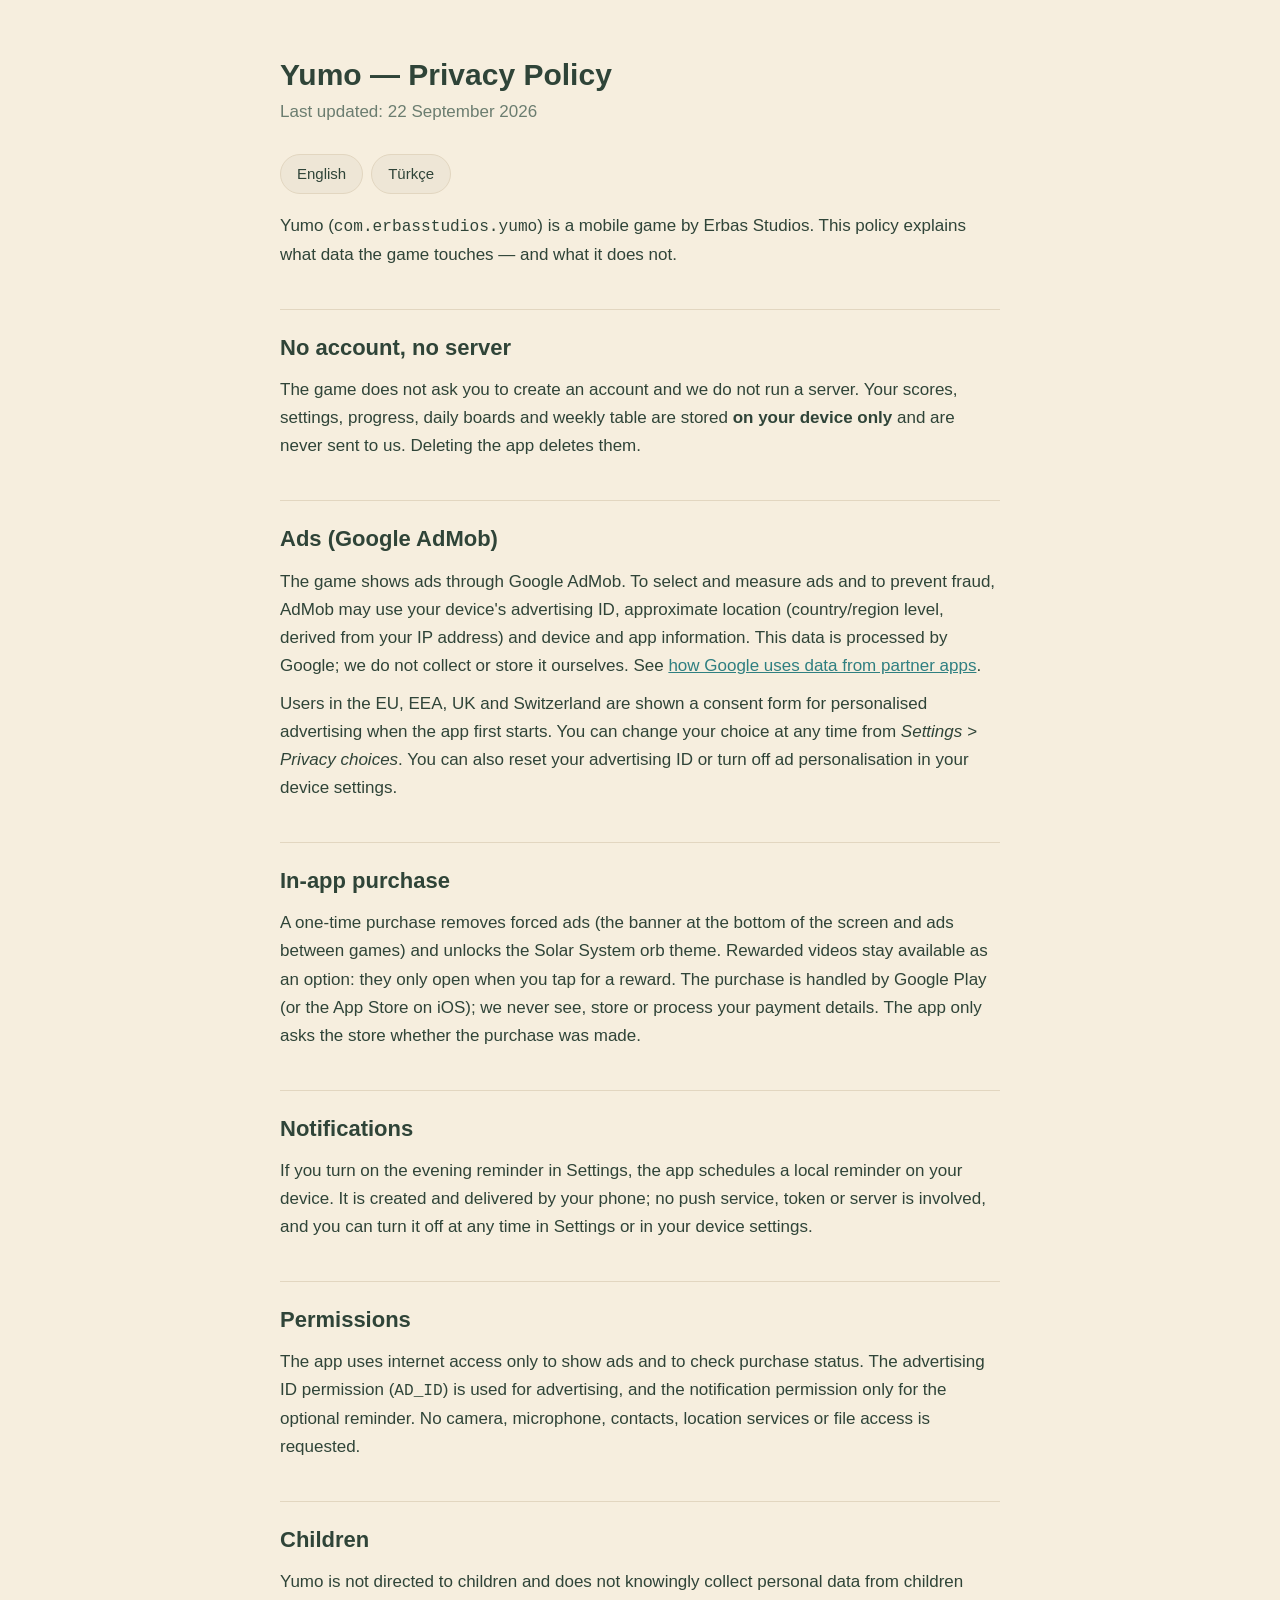
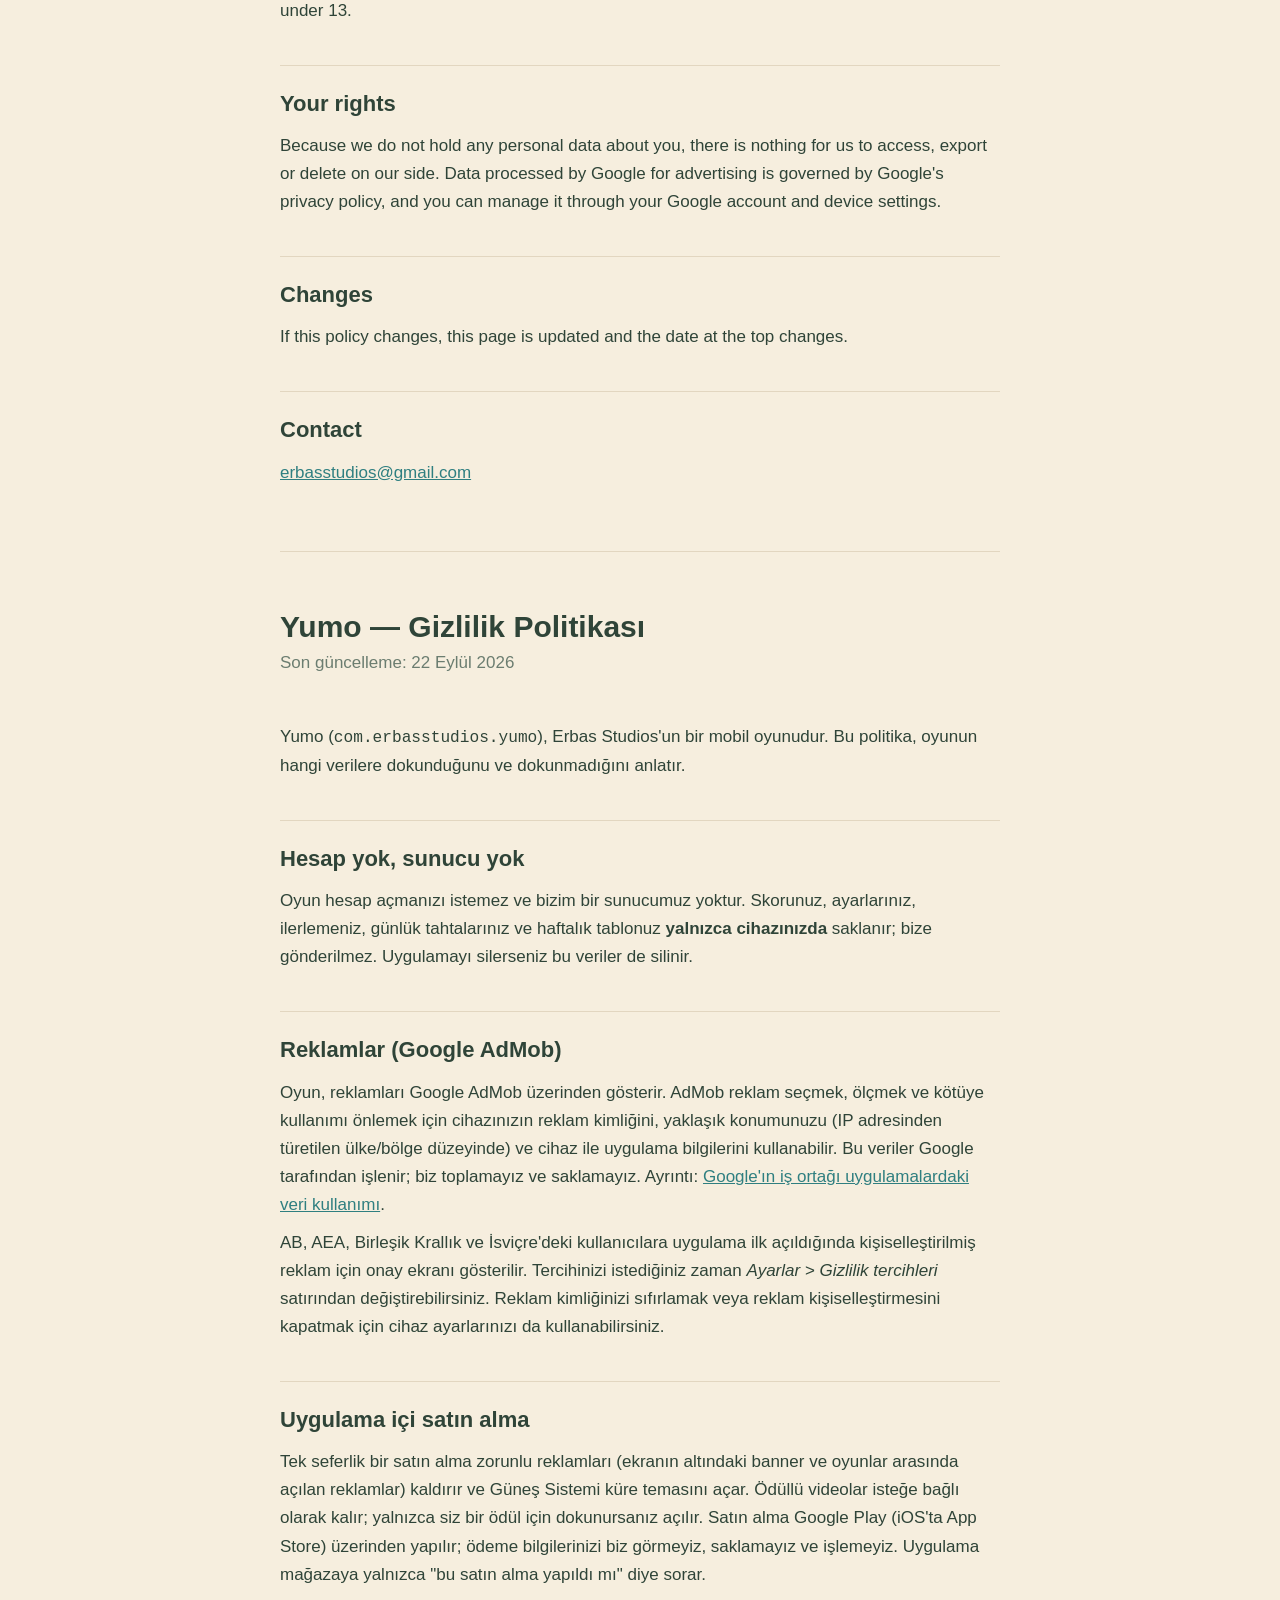
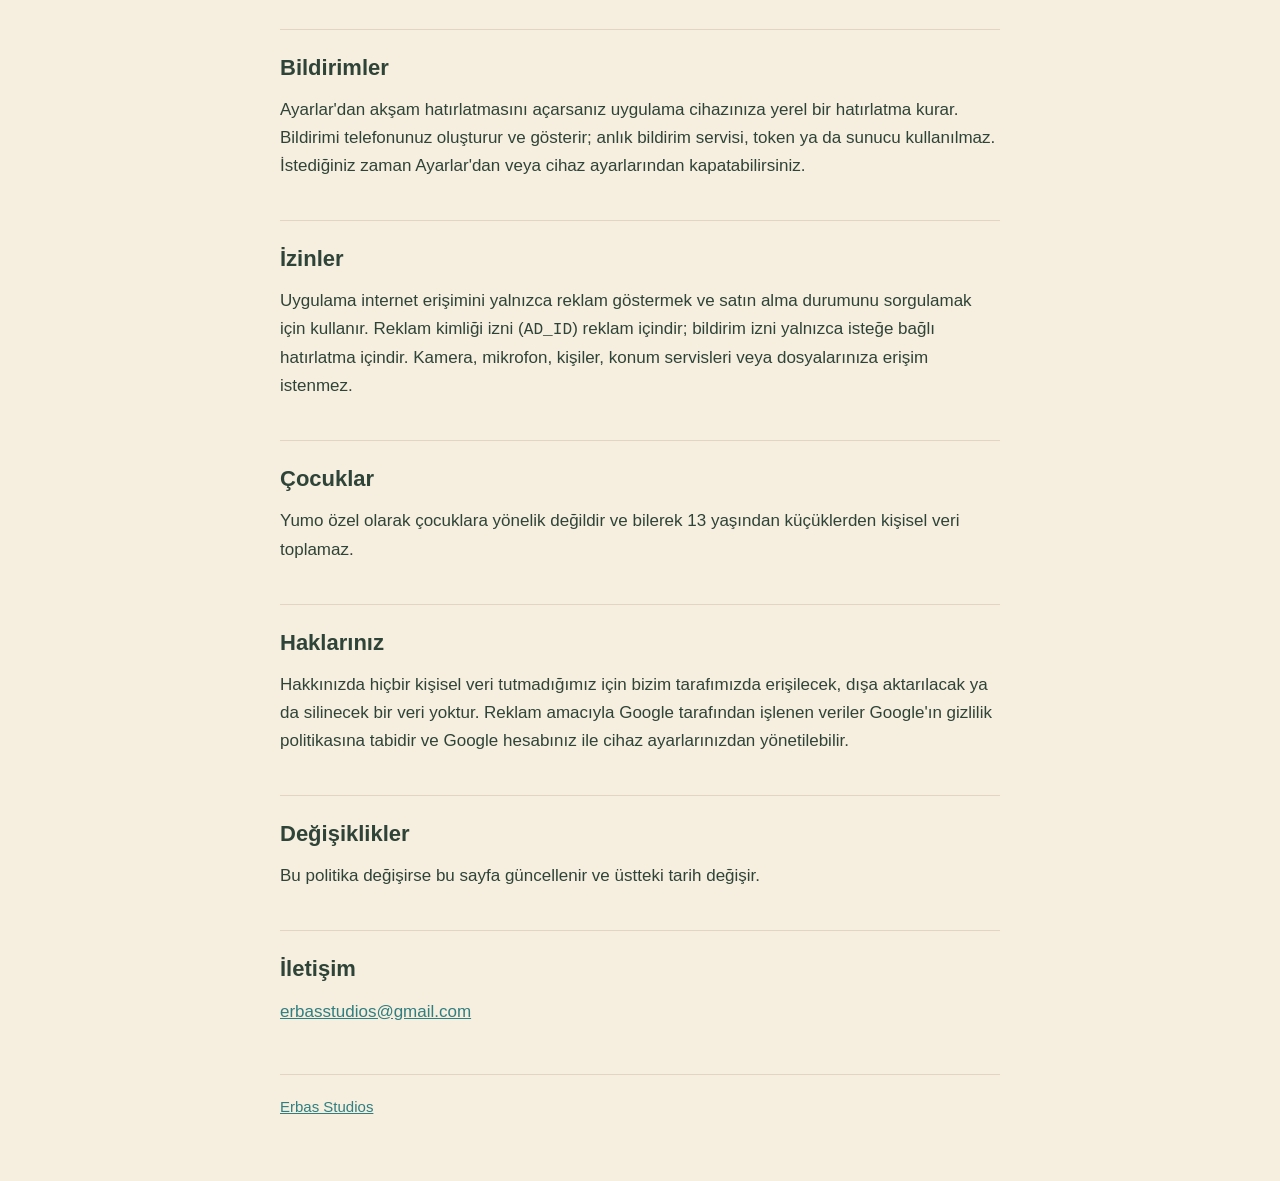
<file: yumo/privacy.html>
<!DOCTYPE html>
<!-- Yumo privacy policy. This URL goes into Play Console (and App Store Connect when iOS ships).
     English first, Turkish below (#tr) so one link serves every store listing.
     Keep it matching what the app actually does — source of truth: store/PRIVACY.md in the Yumo repo. -->
<html lang="en">
<head>
<meta charset="utf-8">
<meta name="viewport" content="width=device-width, initial-scale=1">
<title>Yumo — Privacy Policy</title>
<meta name="description" content="Privacy policy for Yumo, a mobile physics merge game by Erbas Studios.">
<link rel="canonical" href="https://erbasstudios.github.io/yumo/privacy.html">
<link rel="stylesheet" href="/assets/site.css">
</head>
<body>
<main>

<header>
  <h1>Yumo — Privacy Policy</h1>
  <p class="sub">Last updated: 22 September 2026</p>
  <nav class="lang"><a href="#en">English</a><a href="#tr">Türkçe</a></nav>
</header>

<article id="en" lang="en">
<p>Yumo (<code>com.erbasstudios.yumo</code>) is a mobile game by Erbas Studios. This policy explains what
data the game touches — and what it does not.</p>

<h2>No account, no server</h2>
<p>The game does not ask you to create an account and we do not run a server. Your scores, settings,
progress, daily boards and weekly table are stored <strong>on your device only</strong> and are never sent
to us. Deleting the app deletes them.</p>

<h2>Ads (Google AdMob)</h2>
<p>The game shows ads through Google AdMob. To select and measure ads and to prevent fraud, AdMob may use
your device's advertising ID, approximate location (country/region level, derived from your IP address)
and device and app information. This data is processed by Google; we do not collect or store it
ourselves. See <a href="https://policies.google.com/technologies/partner-sites">how Google uses data
from partner apps</a>.</p>
<p>Users in the EU, EEA, UK and Switzerland are shown a consent form for personalised advertising when the
app first starts. You can change your choice at any time from <em>Settings &gt; Privacy choices</em>.
You can also reset your advertising ID or turn off ad personalisation in your device settings.</p>

<h2>In-app purchase</h2>
<p>A one-time purchase removes forced ads (the banner at the bottom of the screen and ads between games)
and unlocks the Solar System orb theme. Rewarded videos stay available as an option: they only open when
you tap for a reward. The purchase is handled by Google Play (or the App Store on iOS); we never see,
store or process your payment details. The app only asks the store whether the purchase was made.</p>

<h2>Notifications</h2>
<p>If you turn on the evening reminder in Settings, the app schedules a local reminder on your device.
It is created and delivered by your phone; no push service, token or server is involved, and you can
turn it off at any time in Settings or in your device settings.</p>

<h2>Permissions</h2>
<p>The app uses internet access only to show ads and to check purchase status. The advertising ID
permission (<code>AD_ID</code>) is used for advertising, and the notification permission only for the
optional reminder. No camera, microphone, contacts, location services or file access is requested.</p>

<h2>Children</h2>
<p>Yumo is not directed to children and does not knowingly collect personal data from children under 13.</p>

<h2>Your rights</h2>
<p>Because we do not hold any personal data about you, there is nothing for us to access, export or
delete on our side. Data processed by Google for advertising is governed by Google's privacy policy, and
you can manage it through your Google account and device settings.</p>

<h2>Changes</h2>
<p>If this policy changes, this page is updated and the date at the top changes.</p>

<h2>Contact</h2>
<p><a href="mailto:erbasstudios@gmail.com">erbasstudios@gmail.com</a></p>
</article>

<hr id="tr" class="lang-divider">

<article lang="tr">
<header><h1>Yumo — Gizlilik Politikası</h1>
<p class="sub">Son güncelleme: 22 Eylül 2026</p></header>

<p>Yumo (<code>com.erbasstudios.yumo</code>), Erbas Studios'un bir mobil oyunudur. Bu politika, oyunun
hangi verilere dokunduğunu ve dokunmadığını anlatır.</p>

<h2>Hesap yok, sunucu yok</h2>
<p>Oyun hesap açmanızı istemez ve bizim bir sunucumuz yoktur. Skorunuz, ayarlarınız, ilerlemeniz, günlük
tahtalarınız ve haftalık tablonuz <strong>yalnızca cihazınızda</strong> saklanır; bize gönderilmez.
Uygulamayı silerseniz bu veriler de silinir.</p>

<h2>Reklamlar (Google AdMob)</h2>
<p>Oyun, reklamları Google AdMob üzerinden gösterir. AdMob reklam seçmek, ölçmek ve kötüye kullanımı
önlemek için cihazınızın reklam kimliğini, yaklaşık konumunuzu (IP adresinden türetilen ülke/bölge
düzeyinde) ve cihaz ile uygulama bilgilerini kullanabilir. Bu veriler Google tarafından işlenir; biz
toplamayız ve saklamayız. Ayrıntı:
<a href="https://policies.google.com/technologies/partner-sites">Google'ın iş ortağı uygulamalardaki
veri kullanımı</a>.</p>
<p>AB, AEA, Birleşik Krallık ve İsviçre'deki kullanıcılara uygulama ilk açıldığında kişiselleştirilmiş
reklam için onay ekranı gösterilir. Tercihinizi istediğiniz zaman <em>Ayarlar &gt; Gizlilik
tercihleri</em> satırından değiştirebilirsiniz. Reklam kimliğinizi sıfırlamak veya reklam
kişiselleştirmesini kapatmak için cihaz ayarlarınızı da kullanabilirsiniz.</p>

<h2>Uygulama içi satın alma</h2>
<p>Tek seferlik bir satın alma zorunlu reklamları (ekranın altındaki banner ve oyunlar arasında açılan
reklamlar) kaldırır ve Güneş Sistemi küre temasını açar. Ödüllü videolar isteğe bağlı olarak kalır;
yalnızca siz bir ödül için dokunursanız açılır. Satın alma Google Play (iOS'ta App Store) üzerinden
yapılır; ödeme bilgilerinizi biz görmeyiz, saklamayız ve işlemeyiz. Uygulama mağazaya yalnızca "bu satın
alma yapıldı mı" diye sorar.</p>

<h2>Bildirimler</h2>
<p>Ayarlar'dan akşam hatırlatmasını açarsanız uygulama cihazınıza yerel bir hatırlatma kurar. Bildirimi
telefonunuz oluşturur ve gösterir; anlık bildirim servisi, token ya da sunucu kullanılmaz. İstediğiniz
zaman Ayarlar'dan veya cihaz ayarlarından kapatabilirsiniz.</p>

<h2>İzinler</h2>
<p>Uygulama internet erişimini yalnızca reklam göstermek ve satın alma durumunu sorgulamak için kullanır.
Reklam kimliği izni (<code>AD_ID</code>) reklam içindir; bildirim izni yalnızca isteğe bağlı hatırlatma
içindir. Kamera, mikrofon, kişiler, konum servisleri veya dosyalarınıza erişim istenmez.</p>

<h2>Çocuklar</h2>
<p>Yumo özel olarak çocuklara yönelik değildir ve bilerek 13 yaşından küçüklerden kişisel veri
toplamaz.</p>

<h2>Haklarınız</h2>
<p>Hakkınızda hiçbir kişisel veri tutmadığımız için bizim tarafımızda erişilecek, dışa aktarılacak ya
da silinecek bir veri yoktur. Reklam amacıyla Google tarafından işlenen veriler Google'ın gizlilik
politikasına tabidir ve Google hesabınız ile cihaz ayarlarınızdan yönetilebilir.</p>

<h2>Değişiklikler</h2>
<p>Bu politika değişirse bu sayfa güncellenir ve üstteki tarih değişir.</p>

<h2>İletişim</h2>
<p><a href="mailto:erbasstudios@gmail.com">erbasstudios@gmail.com</a></p>
</article>

<footer><a href="/">Erbas Studios</a></footer>

</main>
</body>
</html>
</file>
<file: assets/site.css>
/* Shared styles for every page on erbasstudios.github.io.
   One file so the studio page and each game's policy look like the same site. */
:root {
  --bg: #f6eede; --ink: #2f4438; --soft: #eee6d6; --line: #e2d6c0; --muted: #6b7d70; --teal: #2f7f80;
  color-scheme: light dark;
}
@media (prefers-color-scheme: dark) {
  :root { --bg: #1b241e; --ink: #e8efe8; --soft: #232e26; --line: #35443a; --muted: #9bb0a2; --teal: #6fc0bf; }
}
* { box-sizing: border-box; }
body {
  margin: 0; padding: 0 16px 64px; background: var(--bg); color: var(--ink);
  font: 17px/1.65 -apple-system, BlinkMacSystemFont, "Segoe UI", Roboto, Helvetica, Arial, sans-serif;
}
main { max-width: 720px; margin: 0 auto; }
header { padding: 56px 0 8px; }
h1 { font-size: 30px; line-height: 1.25; margin: 0 0 4px; }
.sub { color: var(--muted); margin: 0 0 28px; }
h2 { font-size: 22px; margin: 40px 0 10px; padding-top: 20px; border-top: 1px solid var(--line); }
p, li { margin: 10px 0; }
ul { padding-left: 22px; }
a { color: var(--teal); }
code { font-size: 0.95em; }
.back { display: inline-block; margin-top: 24px; font-size: 15px; }
.lang { display: flex; gap: 8px; margin: 20px 0 0; flex-wrap: wrap; }
.lang a, .badge {
  display: inline-block; padding: 7px 16px; border-radius: 999px; background: var(--soft);
  border: 1px solid var(--line); text-decoration: none; color: var(--ink); font-size: 15px;
}
.game {
  display: block; background: var(--soft); border: 1px solid var(--line);
  border-radius: 14px; padding: 20px 22px; margin: 14px 0;
}
.game h2 { font-size: 20px; margin: 0 0 4px; padding: 0; border: 0; }
.game p { margin: 0 0 12px; color: var(--muted); font-size: 15px; }
.links { display: flex; gap: 16px; flex-wrap: wrap; font-size: 15px; }
.lang-divider { margin: 64px 0 0; border: 0; border-top: 1px solid var(--line); }
footer { margin-top: 48px; padding-top: 20px; border-top: 1px solid var(--line); color: var(--muted); font-size: 15px; }
</file>
